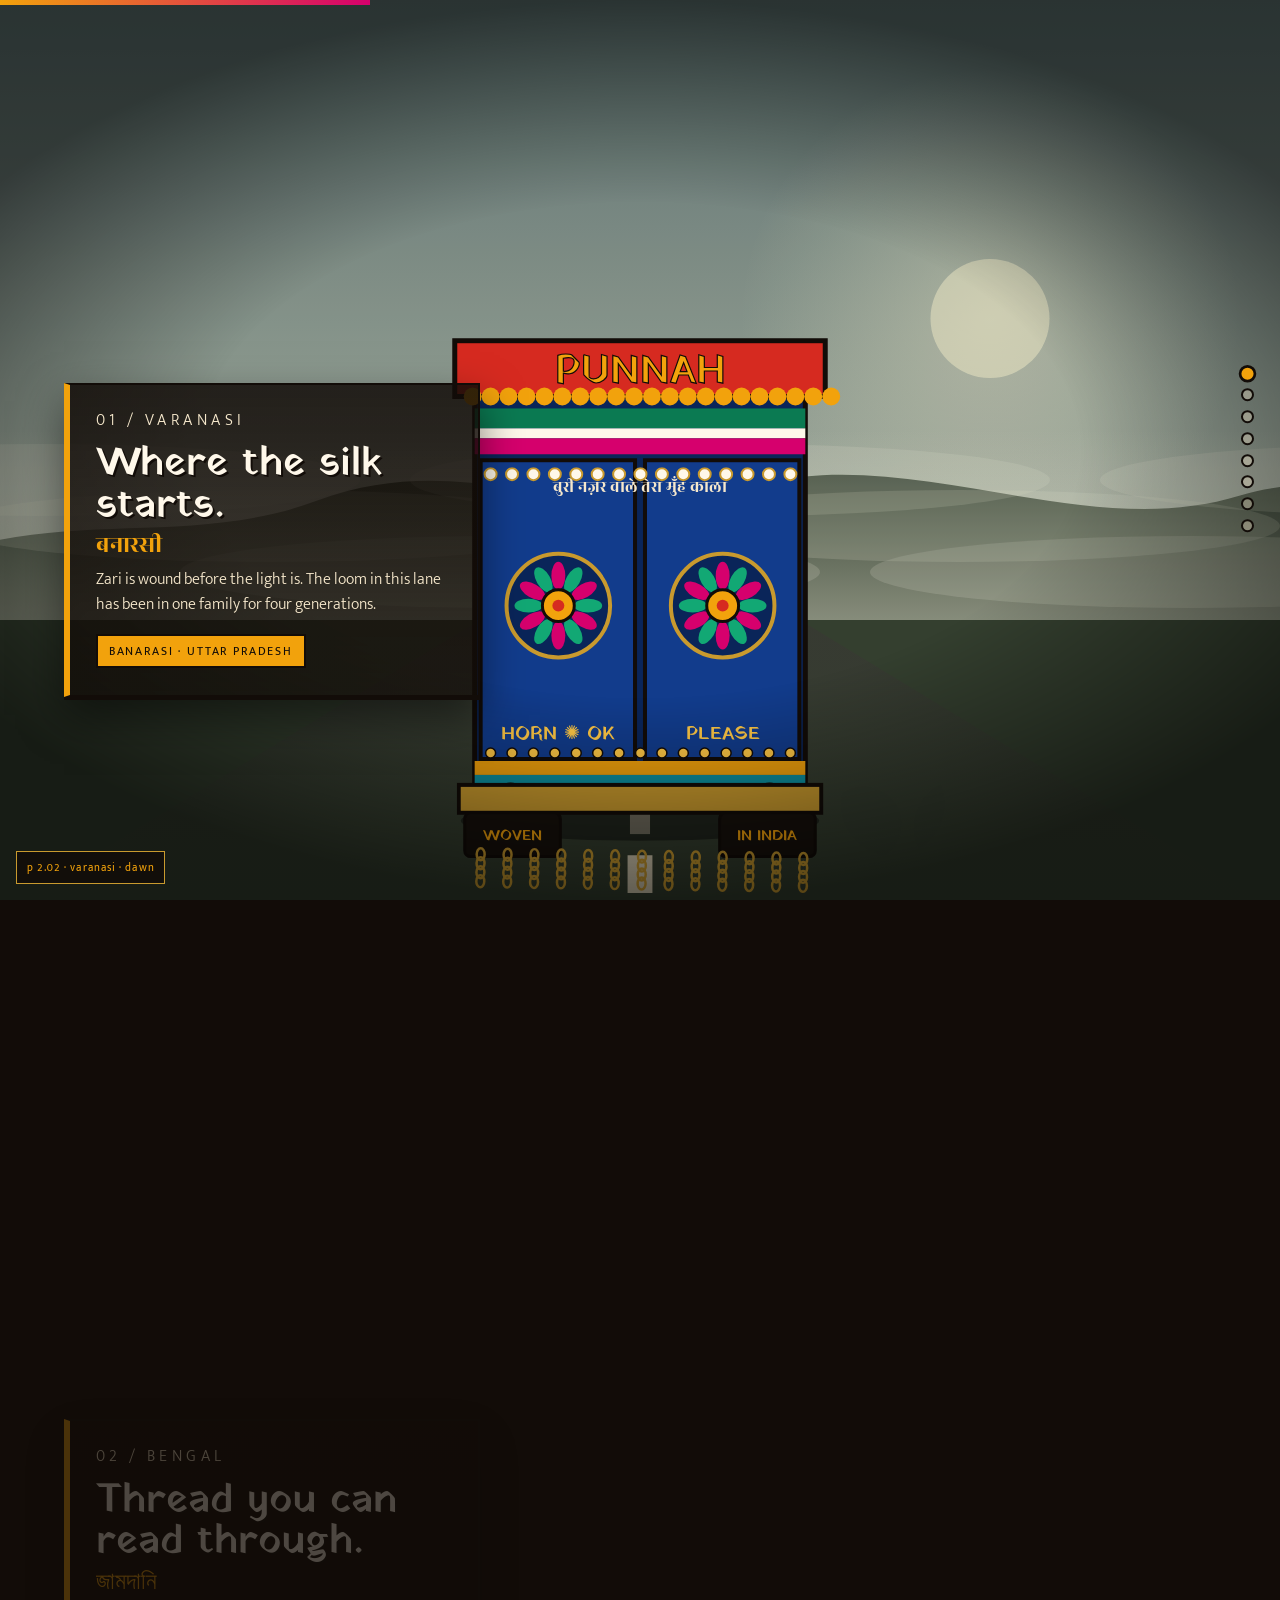
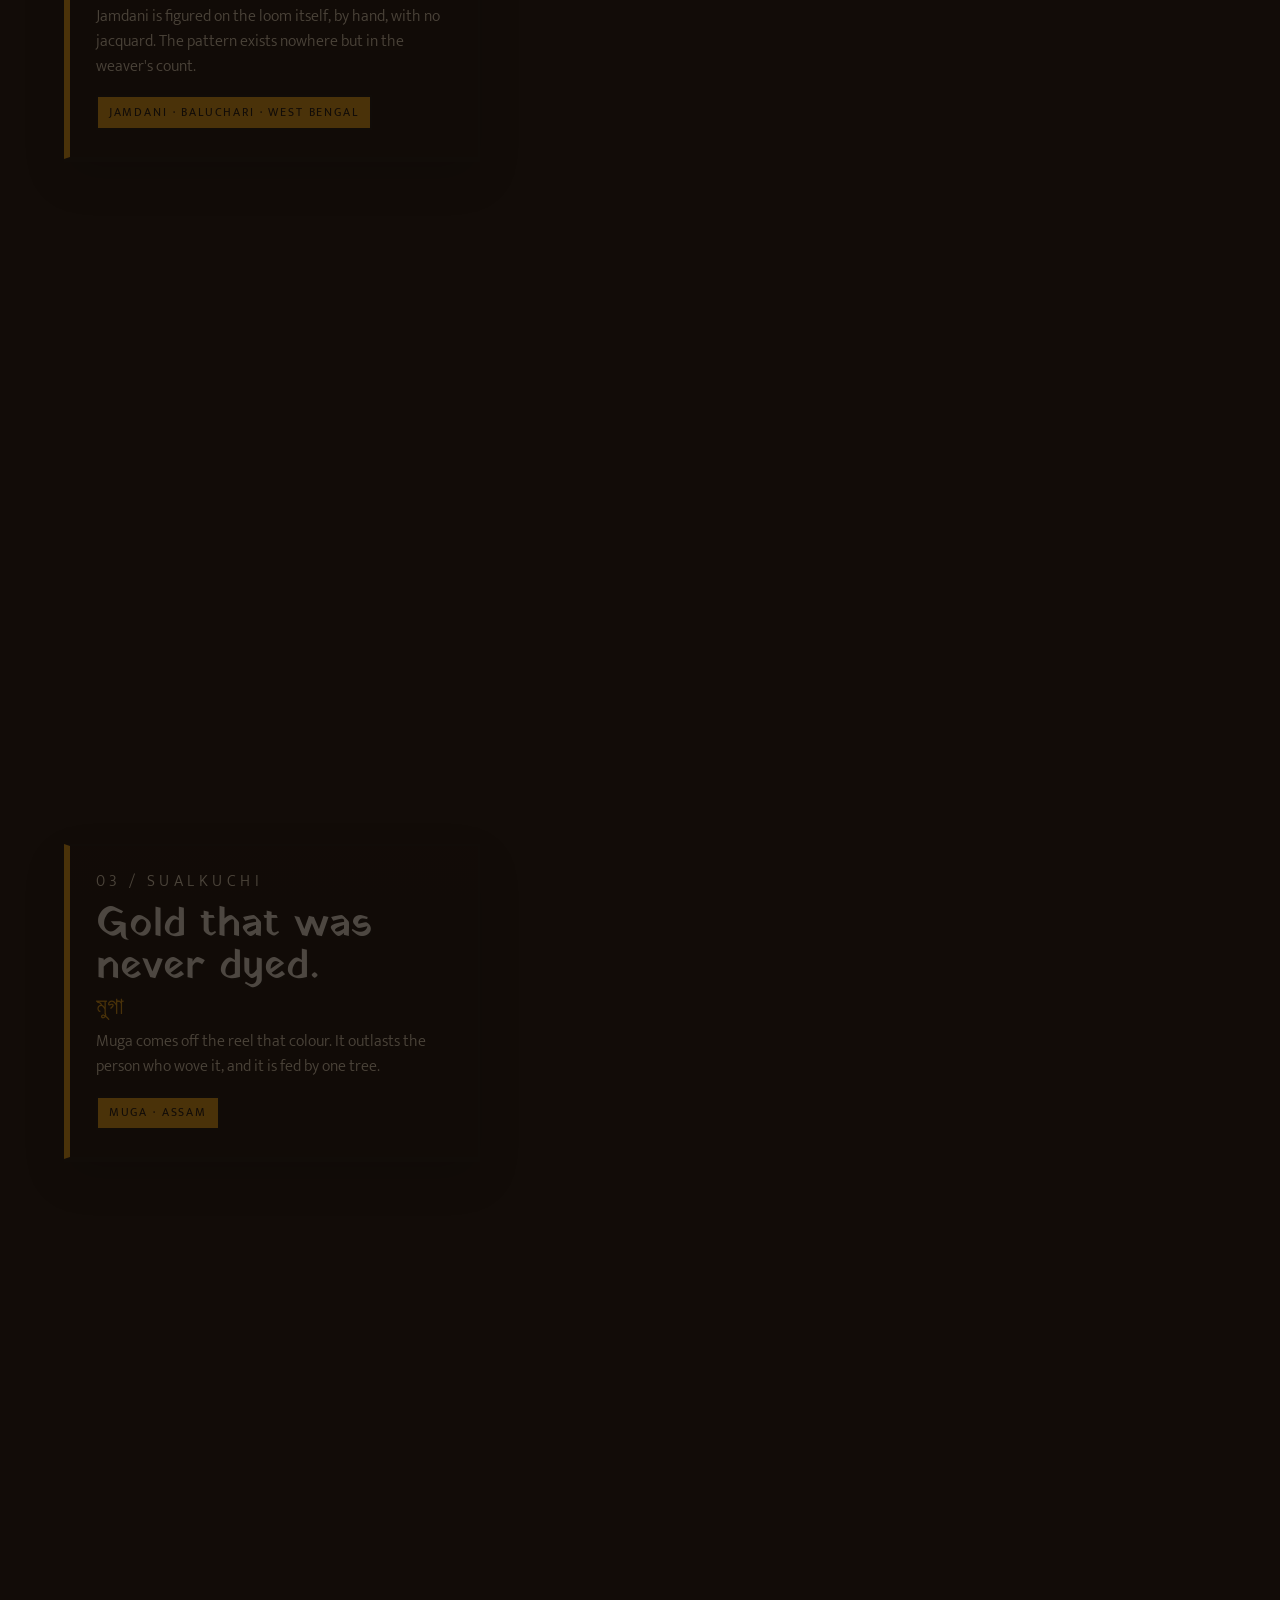
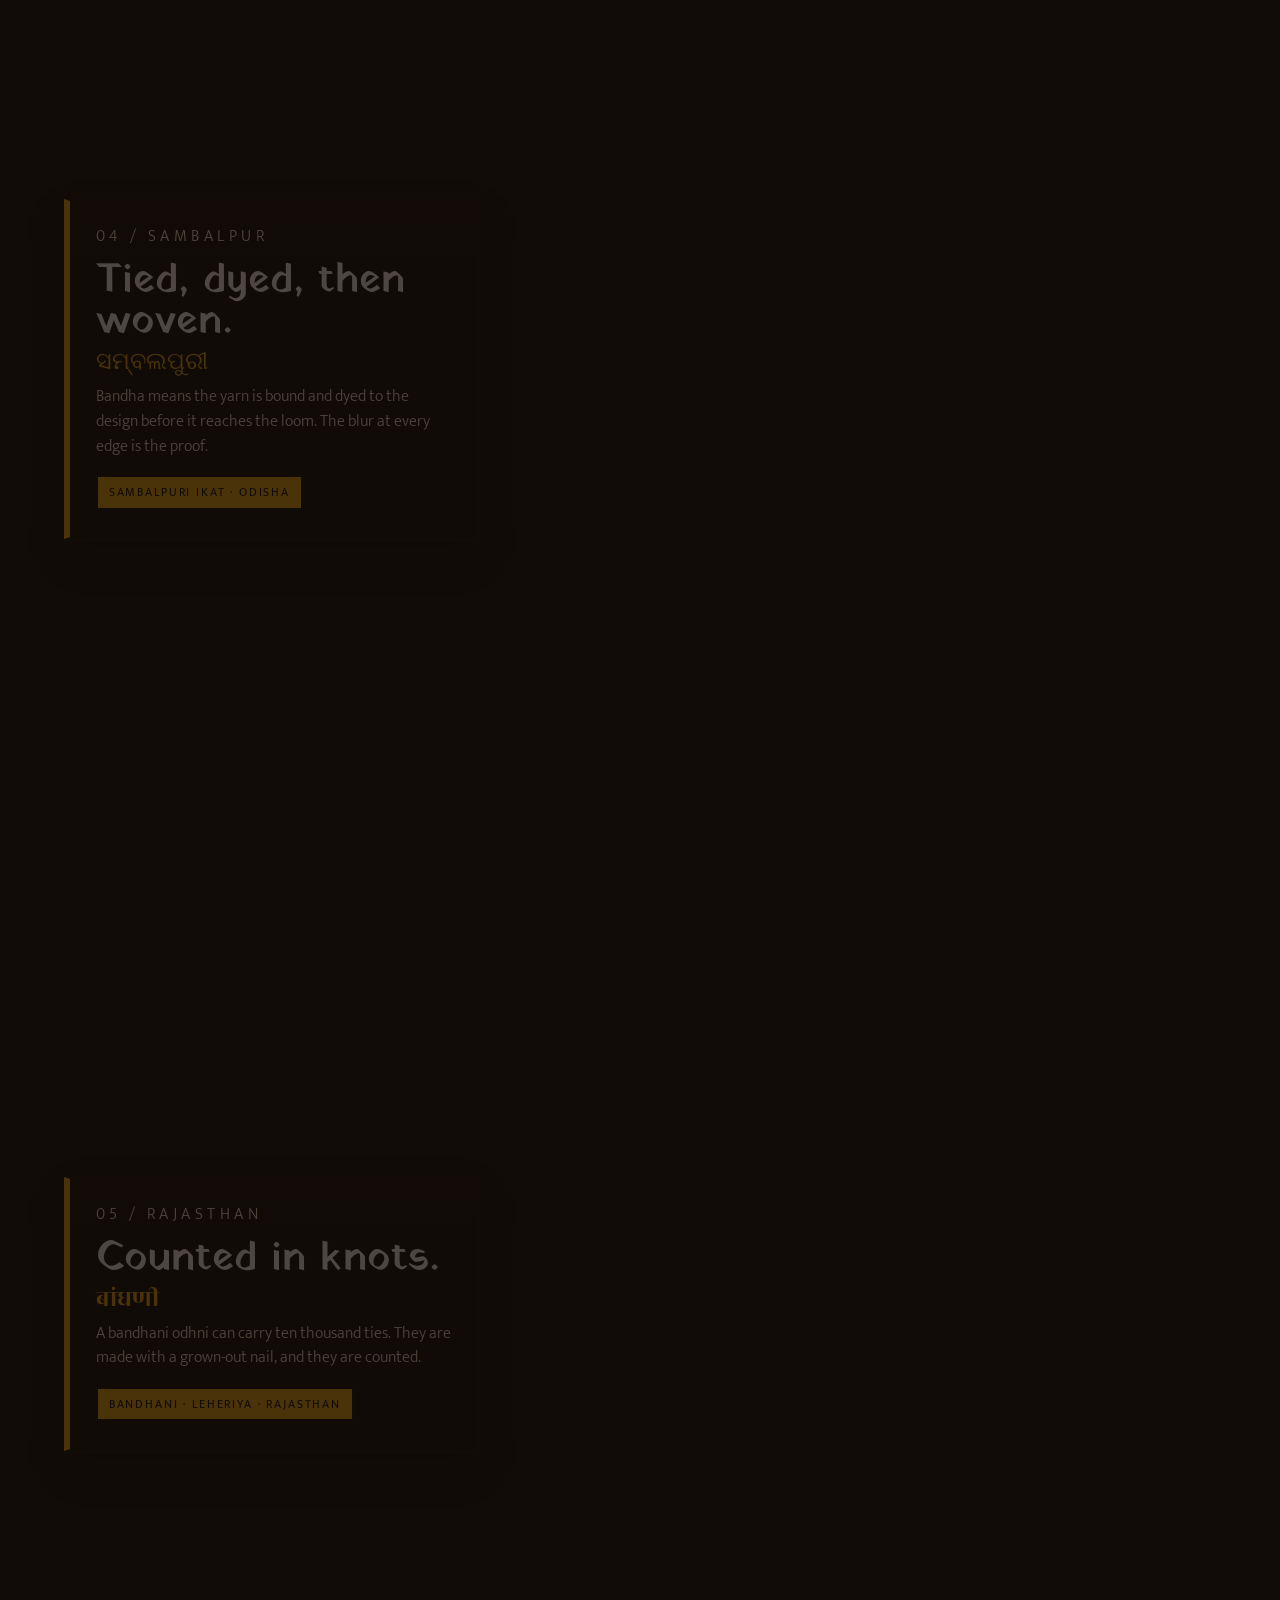
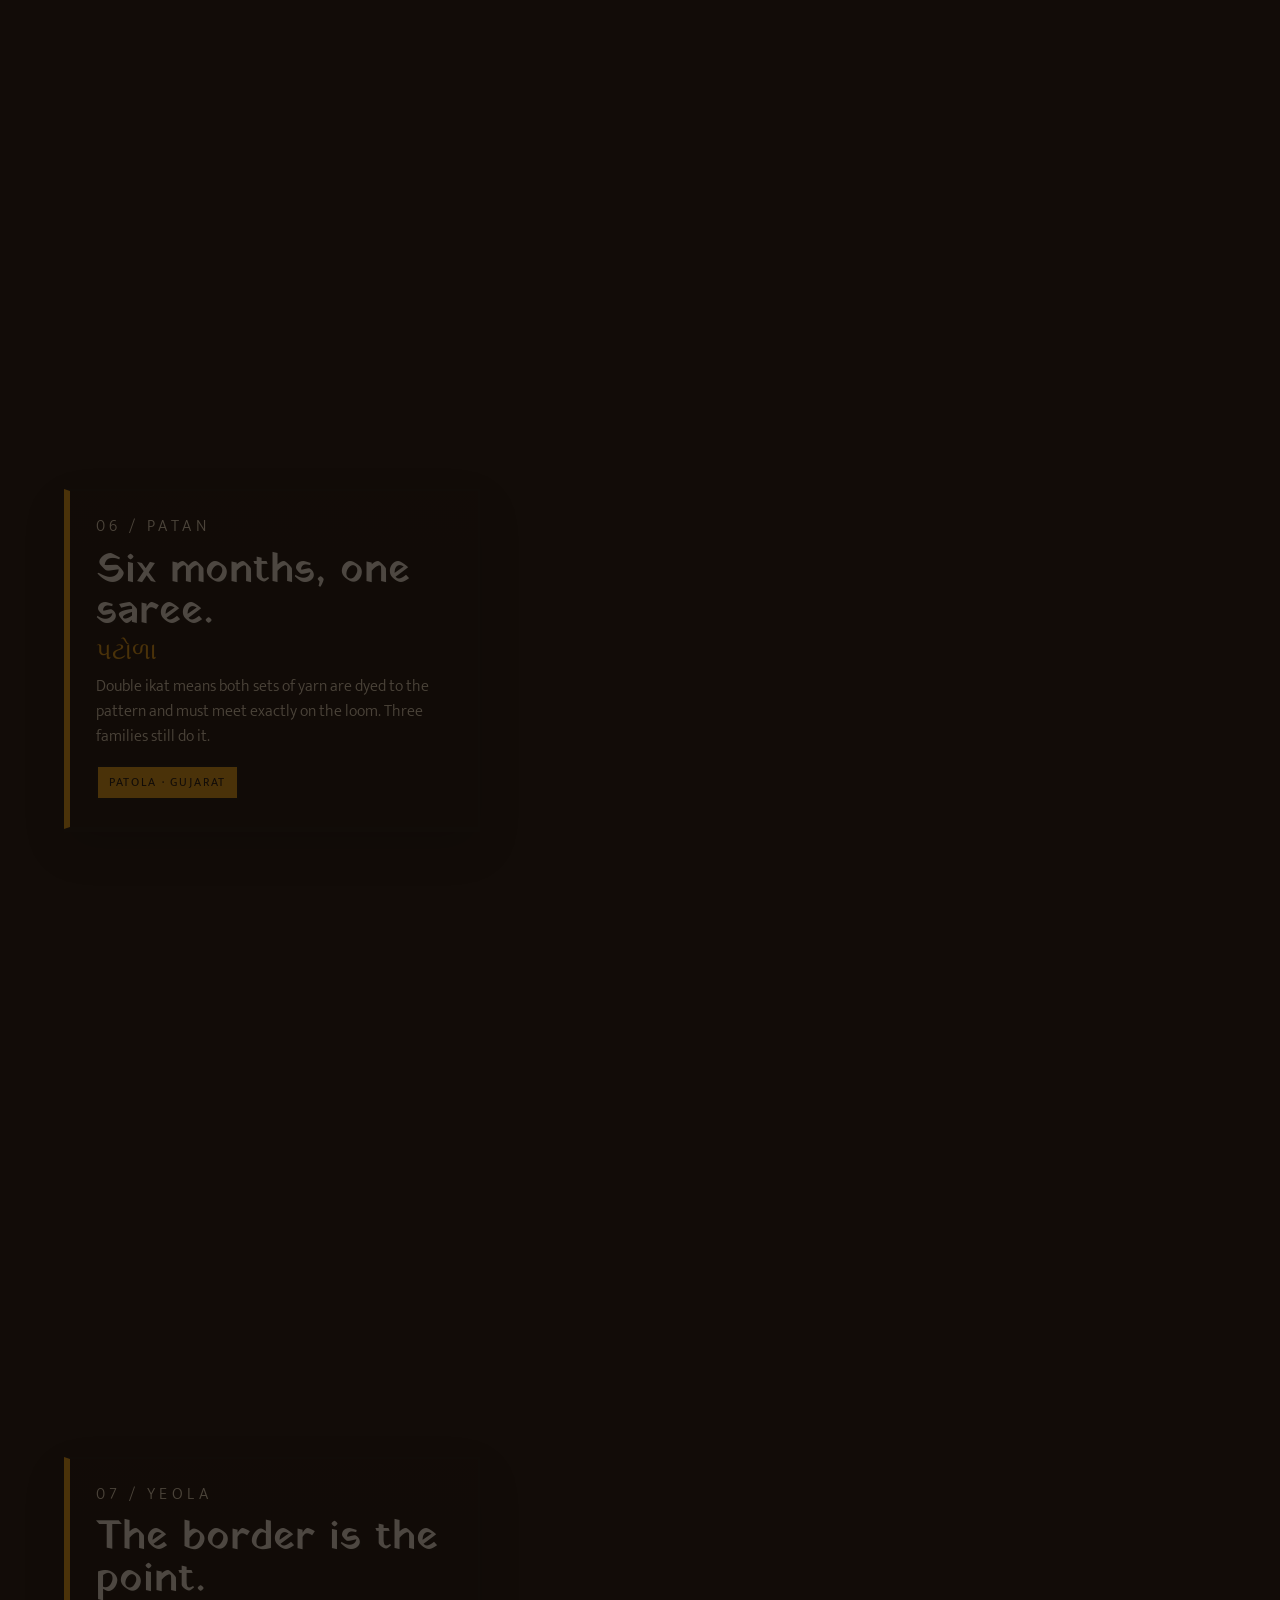
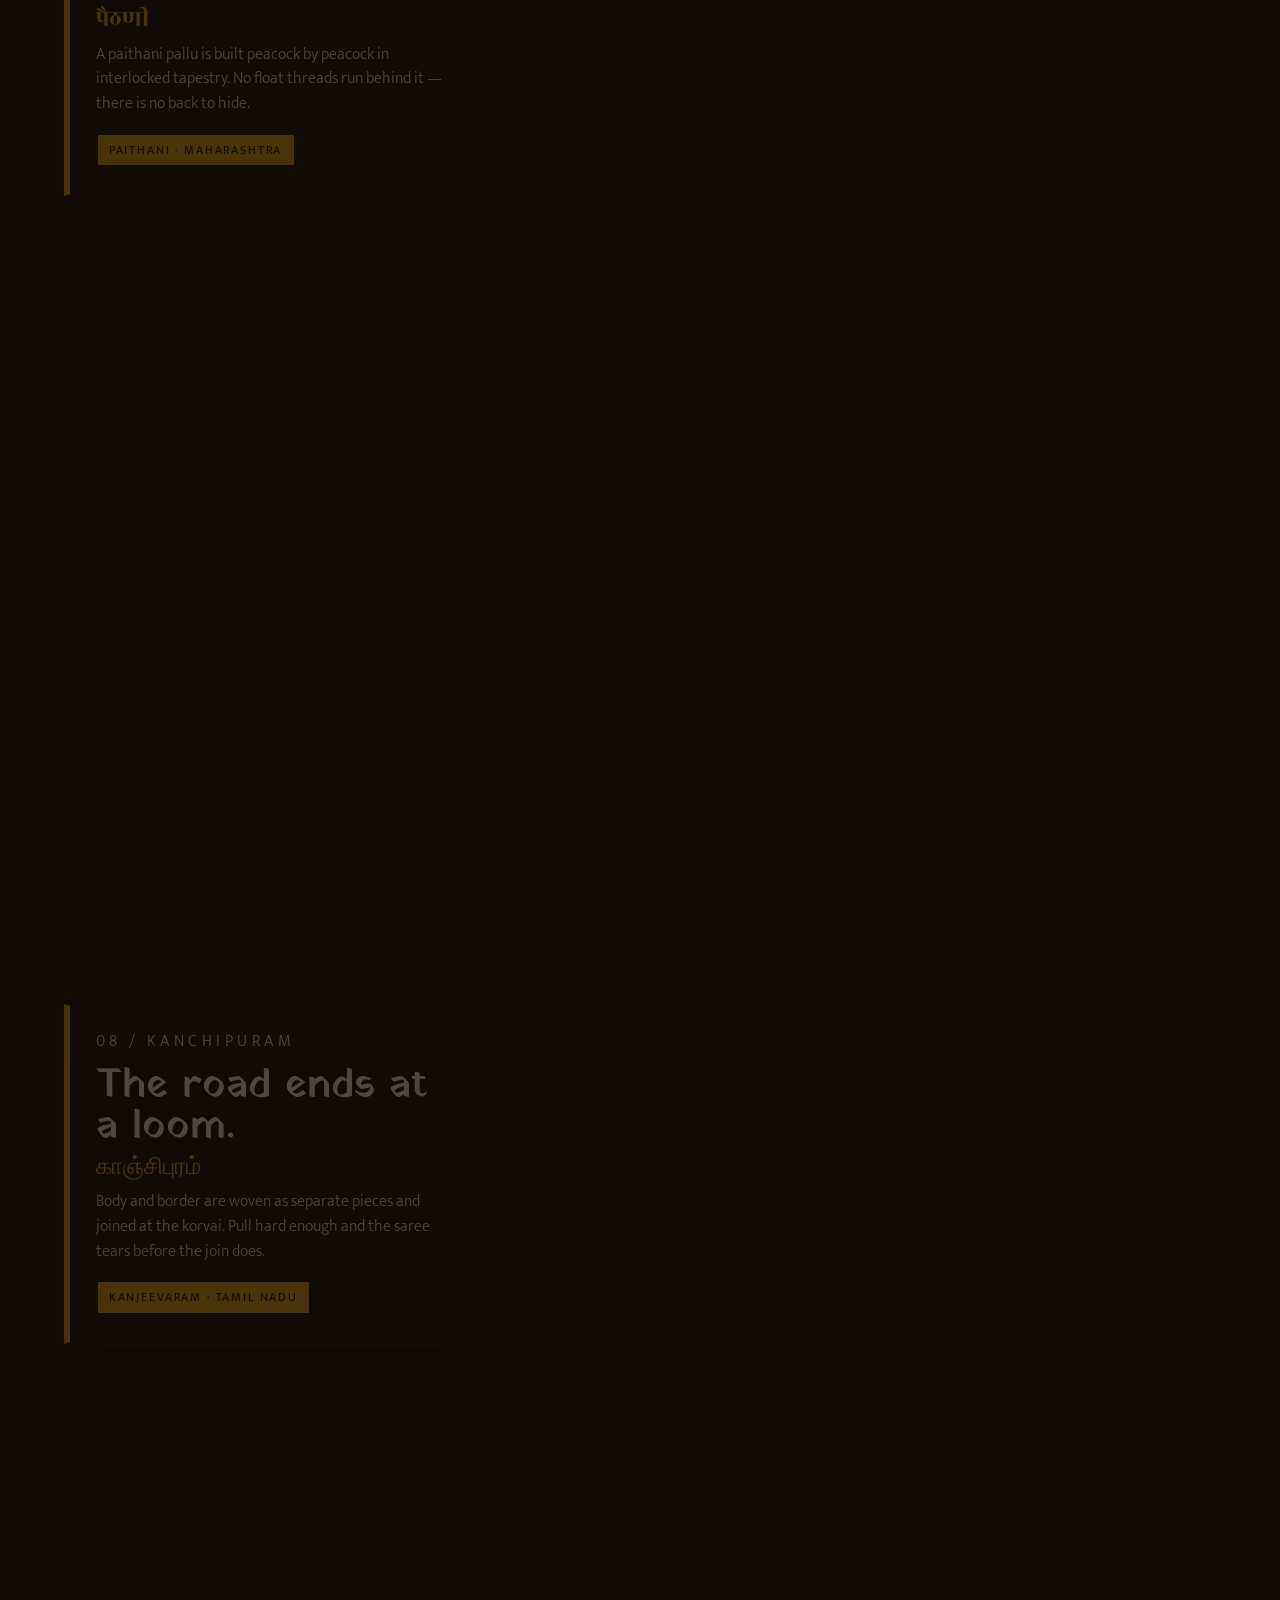
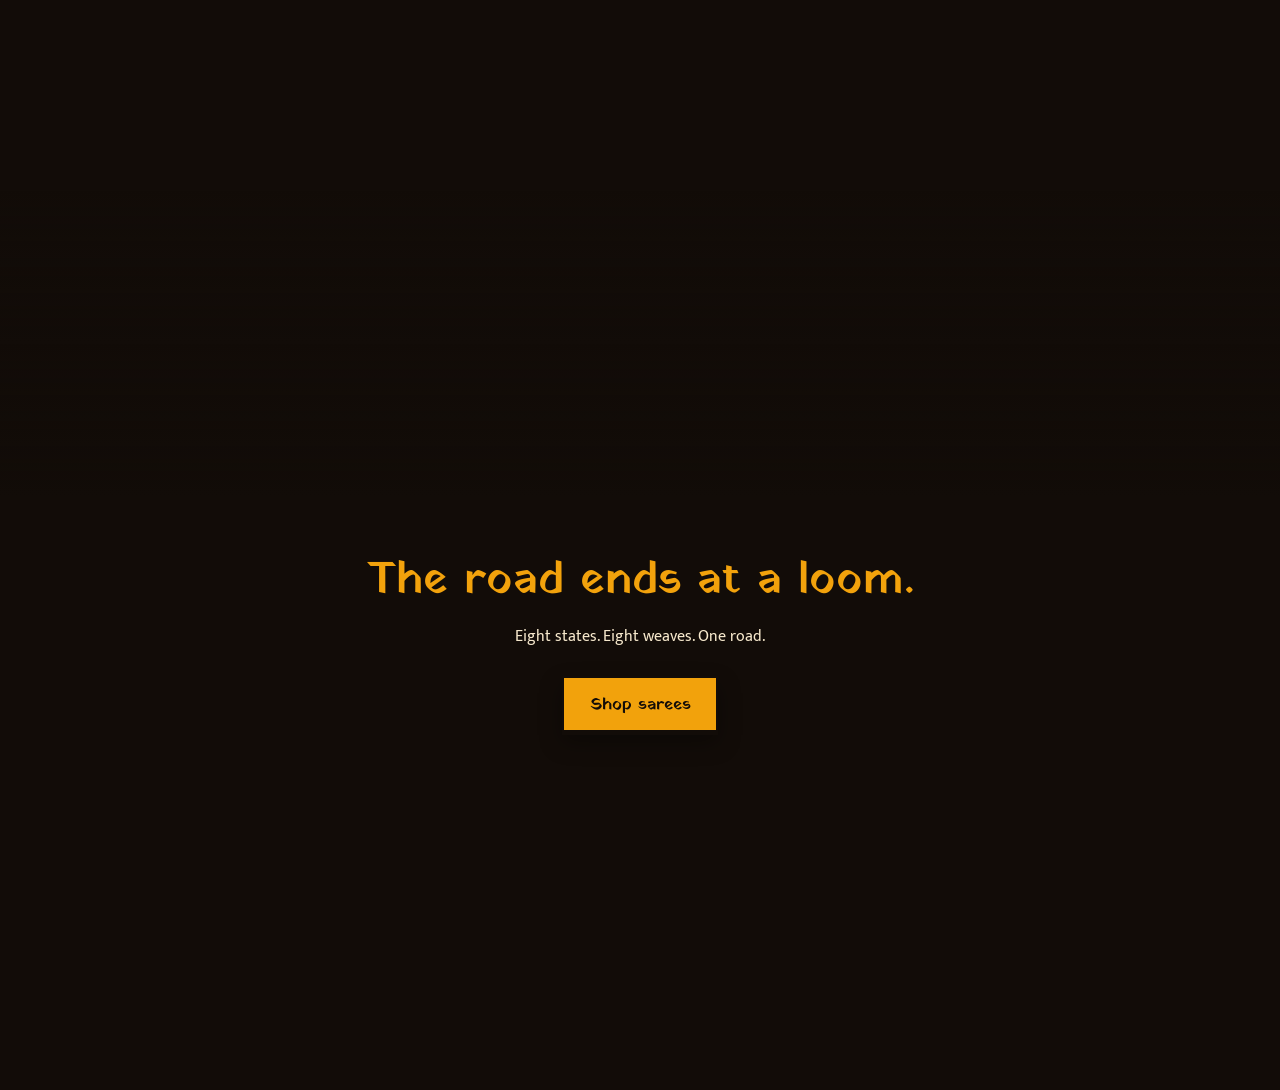
<file: index.html>
<!doctype html>
<html lang="en">
<head>
<meta charset="utf-8">
<meta name="viewport" content="width=device-width,initial-scale=1">
<title>Punnah — the journey (Phase B demo)</title>
<link rel="preconnect" href="https://fonts.googleapis.com">
<link rel="preconnect" href="https://fonts.gstatic.com" crossorigin>
<link href="https://fonts.googleapis.com/css2?family=Yatra+One&family=Rozha+One&family=Mukta:wght@300;400;600&display=swap" rel="stylesheet">
<style>
:root{
  --cobalt:#123C8C; --cobalt-dk:#0A2559;
  --vermilion:#D62A20; --vermilion-dk:#9B1710;
  --marigold:#F2A20C; --marigold-lt:#FFC845;
  --emerald:#0B7A52; --emerald-lt:#12A874;
  --rani:#D6006D; --turq:#0E8F9E; --gold:#C99A2E;
  --cream:#F6E8CC; --ink:#120C08; --white:#FFF8EA;
  --outline:2px solid var(--ink);
}
*{box-sizing:border-box;margin:0;padding:0}
html{scroll-behavior:smooth}
body{
  font-family:'Mukta',system-ui,sans-serif;
  background:var(--ink); color:var(--white);
  -webkit-font-smoothing:antialiased; overflow-x:hidden;
}
.display{font-family:'Yatra One',cursive}
.deva{font-family:'Rozha One',serif}

/* ---------------- fixed visual stage ---------------- */
.stage{position:fixed;inset:0;z-index:0;background:var(--ink)}
.stage svg{width:100%;height:100%;display:block}

/* ---------------- scrolling copy ---------------- */
main{position:relative;z-index:2}
section{
  min-height:110vh;display:grid;align-items:center;
  padding:0 clamp(1.2rem,5vw,6rem);
}
.panel{
  max-width:26rem;
  background:linear-gradient(180deg,rgba(18,12,8,.86),rgba(18,12,8,.72));
  border:var(--outline);border-left:6px solid var(--marigold);
  box-shadow:0 3px 0 var(--ink),0 18px 40px rgba(0,0,0,.5);
  padding:1.5rem 1.6rem 1.7rem;
  opacity:.25;transform:translateY(14px);
  transition:opacity .5s ease,transform .5s ease;
}
section.is-active .panel{opacity:1;transform:none}
.eyebrow{
  font-size:.7rem;letter-spacing:.28em;text-transform:uppercase;
  color:var(--marigold-lt);margin-bottom:.6rem
}
.panel h2{
  font-family:'Yatra One',cursive;font-weight:400;
  font-size:clamp(1.6rem,3.4vw,2.5rem);line-height:1.04;
  color:var(--white);text-shadow:2px 2px 0 var(--ink);
}
.panel .script{
  font-family:'Rozha One',serif;font-size:1.5rem;color:var(--marigold);
  margin:.45rem 0 .7rem;line-height:1
}
.panel p{font-size:1rem;line-height:1.55;color:var(--cream);font-weight:300}
.weave{
  margin-top:1rem;display:inline-flex;gap:.5rem;align-items:center;
  font-size:.72rem;letter-spacing:.16em;text-transform:uppercase;
  color:var(--ink);background:var(--marigold);
  border:var(--outline);padding:.35rem .7rem
}

/* ---------------- chapter rail ---------------- */
.rail{
  position:fixed;right:clamp(.6rem,2vw,1.6rem);top:50%;translate:0 -50%;
  z-index:5;display:flex;flex-direction:column;gap:.55rem
}
.rail button{
  width:13px;height:13px;border-radius:50%;cursor:pointer;
  border:2px solid var(--ink);background:rgba(246,232,204,.35);
  padding:0;transition:background .25s,scale .25s
}
.rail button[aria-current="true"]{background:var(--marigold);scale:1.35}
.rail button:focus-visible{outline:3px solid var(--marigold-lt);outline-offset:3px}

/* ---------------- progress + readout ---------------- */
.prog{position:fixed;left:0;top:0;height:5px;z-index:6;
  background:linear-gradient(90deg,var(--marigold),var(--rani));width:0}
.hud{
  position:fixed;left:1rem;bottom:1rem;z-index:6;font-size:.68rem;
  letter-spacing:.1em;color:var(--marigold);background:rgba(18,12,8,.8);
  border:1px solid var(--gold);padding:.4rem .6rem;font-variant-numeric:tabular-nums
}
.skip{position:absolute;left:-9999px;top:0;background:var(--marigold);color:var(--ink);
  padding:.6rem 1rem;z-index:20}
.skip:focus{left:1rem;top:1rem}

/* outro — opaque so it covers the fixed stage cleanly */
.outro{
  position:relative;z-index:3;min-height:100vh;
  display:grid;place-items:center;text-align:center;padding:2rem;
  background:linear-gradient(180deg,rgba(18,12,8,0) 0%,var(--ink) 34%,var(--ink) 100%);
}
.cta{
  display:inline-block;padding:.85rem 1.6rem;border:var(--outline);
  background:var(--marigold);color:var(--ink);text-decoration:none;
  font-family:'Yatra One',cursive;font-size:1.05rem;
  box-shadow:0 3px 0 var(--ink),0 10px 22px rgba(0,0,0,.35);
}
.cta:focus-visible{outline:3px solid var(--marigold-lt);outline-offset:3px}

@media (prefers-reduced-motion:reduce){
  html{scroll-behavior:auto}
  .panel{transition:none;opacity:1;transform:none}
}
@media (max-width:640px){
  .panel{max-width:100%;background:rgba(18,12,8,.9)}
}
</style>
</head>
<body>

<a class="skip" href="#end">Skip the journey — go to the shop</a>
<div class="prog" id="prog"></div>

<!-- ============ STAGE ============ -->
<div class="stage" aria-hidden="true">
<svg id="world" viewBox="0 0 1600 900" preserveAspectRatio="xMidYMid slice">
  <defs>
    <linearGradient id="sky" x1="0" y1="0" x2="0" y2="1">
      <stop id="skyTop" offset="0" stop-color="#2A2140"/>
      <stop id="skyBot" offset="1" stop-color="#E8913C"/>
    </linearGradient>
    <linearGradient id="hazeGrad" x1="0" y1="0" x2="0" y2="1">
      <stop id="hazeA" offset="0" stop-color="#F2C078" stop-opacity="0"/>
      <stop id="hazeB" offset="1" stop-color="#F2C078" stop-opacity=".95"/>
    </linearGradient>
    <radialGradient id="sunGlow">
      <stop id="glowA" offset="0" stop-color="#FFD98A" stop-opacity=".85"/>
      <stop id="glowB" offset="1" stop-color="#FFD98A" stop-opacity="0"/>
    </radialGradient>
    <radialGradient id="vig">
      <stop offset=".55" stop-color="#000" stop-opacity="0"/>
      <stop offset="1" stop-color="#000" stop-opacity=".55"/>
    </radialGradient>
    <linearGradient id="roadG" x1="0" y1="0" x2="0" y2="1">
      <stop id="roadA" offset="0" stop-color="#2A1E14"/>
      <stop id="roadB" offset="1" stop-color="#120C08"/>
    </linearGradient>
  </defs>

  <!-- sky -->
  <rect id="skyRect" x="0" y="0" width="1600" height="900" fill="url(#sky)"/>
  <g id="stars" opacity="0"></g>
  <circle id="sunGlowC" cx="1150" cy="520" r="220" fill="url(#sunGlow)"/>
  <circle id="sun" cx="1150" cy="520" r="54" fill="#FFD98A"/>

  <!-- far landmark silhouettes, one group per chapter -->
  <g id="lands"></g>

  <!-- atmospheric haze band over the horizon -->
  <rect id="haze" x="0" y="430" width="1600" height="220" fill="url(#hazeGrad)" opacity=".3"/>

  <!-- ground -->
  <rect id="ground" x="0" y="620" width="1600" height="280" fill="#3A2A1C"/>

  <!-- road -->
  <path id="road" d="M640 620 L960 620 L1420 900 L180 900 Z" fill="url(#roadG)"/>
  <g id="dashes"></g>

  <!-- weather -->
  <g id="rain" opacity="0"></g>
  <g id="dust" opacity="0"></g>
  <g id="mist" opacity="0"></g>
  <rect id="glare" x="0" y="0" width="1600" height="900" fill="#FFFFFF" opacity="0"/>

  <!-- the truck, seen from behind -->
  <g id="truck" transform="translate(800 640)">
    <!-- shadow -->
    <ellipse cx="0" cy="182" rx="180" ry="20" fill="#000" opacity=".4"/>
    <!-- chassis -->
    <rect x="-166" y="-250" width="332" height="410" fill="#0A2559" stroke="#120C08" stroke-width="5"/>
    <!-- header board -->
    <rect x="-186" y="-300" width="372" height="56" fill="#D62A20" stroke="#120C08" stroke-width="5"/>
    <text x="0" y="-259" text-anchor="middle" font-family="Yatra One" font-size="40" fill="#F2A20C" stroke="#120C08" stroke-width="1.2">PUNNAH</text>
    <!-- scalloped valance under the board -->
    <g id="valance"></g>
    <!-- upper colour strip -->
    <g>
      <rect x="-166" y="-232" width="332" height="20" fill="#0B7A52"/>
      <rect x="-166" y="-212" width="332" height="10" fill="#FFF8EA"/>
      <rect x="-166" y="-202" width="332" height="16" fill="#D6006D"/>
    </g>
    <!-- twin doors -->
    <rect x="-160" y="-180" width="155" height="300" fill="#123C8C" stroke="#120C08" stroke-width="4"/>
    <rect x="5"    y="-180" width="155" height="300" fill="#123C8C" stroke="#120C08" stroke-width="4"/>
    <!-- medallions -->
    <g id="medL" transform="translate(-82 -34)"></g>
    <g id="medR" transform="translate(83 -34)"></g>
    <!-- painted phrases -->
    <text x="-82" y="100" text-anchor="middle" font-family="Yatra One" font-size="19" fill="#FFC845">HORN ✺ OK</text>
    <text x="83"  y="100" text-anchor="middle" font-family="Yatra One" font-size="19" fill="#FFC845">PLEASE</text>
    <text x="0" y="-148" text-anchor="middle" font-family="Rozha One" font-size="17" fill="#F6E8CC">बुरी नज़र वाले तेरा मुँह काला</text>
    <!-- mirror-work rows -->
    <g id="mirrors"></g>
    <!-- lower strip -->
    <rect x="-166" y="122" width="332" height="14" fill="#F2A20C"/>
    <rect x="-166" y="136" width="332" height="9"  fill="#0E8F9E"/>
    <!-- tail lights -->
    <circle id="lampL" cx="-130" cy="158" r="13" fill="#D62A20" stroke="#120C08" stroke-width="3"/>
    <circle id="lampR" cx="130"  cy="158" r="13" fill="#D62A20" stroke="#120C08" stroke-width="3"/>
    <!-- bumper -->
    <rect x="-182" y="146" width="364" height="28" fill="#C99A2E" stroke="#120C08" stroke-width="4"/>
    <!-- mudflaps -->
    <rect x="-176" y="174" width="96" height="44" rx="6" fill="#17110C" stroke="#120C08" stroke-width="3"/>
    <rect x="80"   y="174" width="96" height="44" rx="6" fill="#17110C" stroke="#120C08" stroke-width="3"/>
    <text x="-128" y="201" text-anchor="middle" font-family="Yatra One" font-size="15" fill="#F2A20C">WOVEN</text>
    <text x="128"  y="201" text-anchor="middle" font-family="Yatra One" font-size="15" fill="#F2A20C">IN INDIA</text>
    <!-- chain fringe -->
    <g id="chains"></g>
  </g>

  <rect x="0" y="0" width="1600" height="900" fill="url(#vig)" pointer-events="none"/>
</svg>
</div>

<!-- ============ SCROLLING COPY ============ -->
<main id="story"></main>
<section id="end" class="outro">
  <div>
    <p class="display" style="font-size:clamp(1.6rem,4vw,2.8rem);color:var(--marigold)">The road ends at a loom.</p>
    <p style="margin-top:.6rem;color:var(--cream)">Eight states. Eight weaves. One road.</p>
    <p style="margin-top:1.6rem"><a class="cta" href="#">Shop sarees</a></p>
  </div>
</section>

<nav class="rail" id="rail" aria-label="Journey chapters"></nav>
<div class="hud" id="hud">p 0.00</div>

<script>
/* Portable native-scroll conductor for a persistent multi-chapter WebGL world.
   It has no Three.js dependency. Give it semantic section elements and render
   the returned exact/smoothed progress through your own camera/world systems.

   Usage:
     const conductor = createScrollConductor({
       sections: document.querySelectorAll('[data-cam]'),
       damping: 5.2,
       reducedMotion: matchMedia('(prefers-reduced-motion:reduce)').matches,
       onUpdate(state) { updateWorld(state); },
       onChapterChange(index, state) { updateDOM(index, state); }
     });
     conductor.start();
*/
(function (root, factory) {
  if (typeof module !== "undefined" && module.exports) {
    module.exports = { createScrollConductor: factory() };
  } else {
    root.createScrollConductor = factory();
  }
})(typeof globalThis !== "undefined" ? globalThis : this, function () {
  "use strict";

  function clamp(value, min, max) {
    return Math.min(max, Math.max(min, value));
  }

  function damp(current, target, lambda, dt) {
    return current + (target - current) * (1 - Math.exp(-lambda * dt));
  }

  function createScrollConductor(options) {
    options = options || {};

    var sections = Array.from(options.sections || []);
    if (!sections.length) throw new Error("createScrollConductor requires sections");

    var damping = Number.isFinite(options.damping) ? options.damping : 5.2;
    var reduce = Boolean(options.reducedMotion);
    var onUpdate = typeof options.onUpdate === "function" ? options.onUpdate : function () {};
    var onChapterChange = typeof options.onChapterChange === "function"
      ? options.onChapterChange
      : function () {};
    var getY = typeof options.getScrollY === "function"
      ? options.getScrollY
      : function () { return window.scrollY || window.pageYOffset || 0; };

    var anchors = [];
    var exact = 0;
    var smooth = 0;
    var direction = 0;
    var previousY = 0;
    var active = -1;
    var running = false;
    var frame = 0;
    var lastTime = 0;
    var dirty = true;
    var widthAtMeasure = 0;
    var resizeObserver = null;

    function maxScroll() {
      return Math.max(1, document.documentElement.scrollHeight - window.innerHeight);
    }

    function measure() {
      var max = maxScroll();
      widthAtMeasure = window.innerWidth;
      anchors = sections.map(function (element, index) {
        if (index === 0) return 0;
        if (index === sections.length - 1) return max;
        var value = element.offsetTop + element.offsetHeight * 0.5 - window.innerHeight * 0.5;
        return clamp(value, 0, max);
      });

      for (var index = 1; index < anchors.length; index += 1) {
        anchors[index] = Math.max(anchors[index], anchors[index - 1] + 1);
      }

      dirty = true;
      return anchors.slice();
    }

    function progressAt(y) {
      if (!anchors.length) measure();
      y = clamp(y, 0, maxScroll());
      if (y <= anchors[0]) return 0;

      for (var index = 0; index < anchors.length - 1; index += 1) {
        if (y <= anchors[index + 1]) {
          var span = Math.max(1, anchors[index + 1] - anchors[index]);
          return index + clamp((y - anchors[index]) / span, 0, 1);
        }
      }
      return anchors.length - 1;
    }

    function segment(progress) {
      var last = sections.length - 1;
      var index = clamp(Math.floor(progress), 0, last);
      var next = Math.min(last, index + 1);
      return {
        index: index,
        next: next,
        local: next === index ? 0 : clamp(progress - index, 0, 1)
      };
    }

    function state() {
      var exactSegment = segment(exact);
      var smoothSegment = segment(smooth);
      return {
        exact: exact,
        smooth: smooth,
        index: exactSegment.index,
        next: exactSegment.next,
        localExact: exactSegment.local,
        smoothIndex: smoothSegment.index,
        smoothNext: smoothSegment.next,
        localSmooth: smoothSegment.local,
        direction: direction,
        anchors: anchors
      };
    }

    function readScroll() {
      var y = getY();
      var delta = y - previousY;
      if (Math.abs(delta) > 0.25) direction = delta > 0 ? 1 : -1;
      previousY = y;
      exact = progressAt(y);
      dirty = true;
    }

    function tick(now) {
      if (!running) return;
      var dt = lastTime ? Math.min((now - lastTime) / 1000, 1 / 30) : 1 / 60;
      lastTime = now;

      var previousSmooth = smooth;
      smooth = reduce ? exact : damp(smooth, exact, damping, dt);
      if (Math.abs(smooth - exact) < 0.0001) smooth = exact;

      var nextState = state();
      if (nextState.index !== active) {
        active = nextState.index;
        onChapterChange(active, nextState);
      }

      if (dirty || smooth !== previousSmooth) {
        dirty = false;
        onUpdate(nextState);
      }

      frame = requestAnimationFrame(tick);
    }

    function onScroll() {
      readScroll();
    }

    function onResize() {
      var widthChanged = window.innerWidth !== widthAtMeasure;
      var coarse = window.matchMedia && window.matchMedia("(pointer: coarse)").matches;
      if (coarse && !widthChanged) return;
      measure();
      readScroll();
    }

    function onVisibility() {
      if (document.hidden) {
        cancelAnimationFrame(frame);
        frame = 0;
        lastTime = 0;
        return;
      }
      if (running && !frame) frame = requestAnimationFrame(tick);
      readScroll();
    }

    function start() {
      if (running) return api;
      running = true;
      measure();
      previousY = getY();
      exact = progressAt(previousY);
      smooth = reduce ? exact : exact;

      window.addEventListener("scroll", onScroll, { passive: true });
      window.addEventListener("resize", onResize, { passive: true });
      window.addEventListener("orientationchange", onResize, { passive: true });
      window.addEventListener("pageshow", onResize);
      window.addEventListener("hashchange", onResize);
      document.addEventListener("visibilitychange", onVisibility);

      if (typeof ResizeObserver !== "undefined") {
        resizeObserver = new ResizeObserver(function () {
          measure();
          readScroll();
        });
        sections.forEach(function (section) { resizeObserver.observe(section); });
      }

      active = -1;
      lastTime = 0;
      frame = requestAnimationFrame(tick);
      return api;
    }

    function stop() {
      if (!running) return;
      running = false;
      cancelAnimationFrame(frame);
      frame = 0;

      window.removeEventListener("scroll", onScroll);
      window.removeEventListener("resize", onResize);
      window.removeEventListener("orientationchange", onResize);
      window.removeEventListener("pageshow", onResize);
      window.removeEventListener("hashchange", onResize);
      document.removeEventListener("visibilitychange", onVisibility);
      if (resizeObserver) resizeObserver.disconnect();
      resizeObserver = null;
    }

    function setReducedMotion(value) {
      reduce = Boolean(value);
      if (reduce) smooth = exact;
      dirty = true;
    }

    function goTo(index, behavior) {
      index = clamp(Math.round(index), 0, anchors.length - 1);
      window.scrollTo({
        top: anchors[index],
        behavior: reduce ? "auto" : (behavior || "smooth")
      });
    }

    var api = {
      start: start,
      stop: stop,
      destroy: stop,
      measure: measure,
      read: readScroll,
      getState: state,
      progressAt: progressAt,
      goTo: goTo,
      setReducedMotion: setReducedMotion
    };

    return api;
  }

  return createScrollConductor;
});

</script>
<script>
/* Punnah — chapter ledger.
   One row per authored state. Fields follow world-bible.md §4.
   This file is renderer-agnostic on purpose: the 2D SVG demo and the later
   Three.js world both read it. Copy here is PLACEHOLDER pending journey/chapter-narrative.md.
*/
window.PUNNAH_CHAPTERS = [
  {
    id: "varanasi",
    region: "Uttar Pradesh",
    weave: "Banarasi",
    beat: "The road begins where the silk does.",
    landmark: "ghat-steps",
    change: "First light on the river. The truck is loaded and has not moved yet.",
    scrollWeight: 1.2,
    time: "dawn",
    world: {
      skyTop: "#2A2140", skyBot: "#E8913C", haze: "#F2C078",
      ground: "#3A2A1C", road: "#2A1E14",
      sunY: 0.72, sunR: 54, sunColor: "#FFD98A", sunOpacity: 1,
      fog: 0.22, rain: 0, dust: 0.05, stars: 0.12, glare: 0
    },
    copy: {
      eyebrow: "01 / Varanasi",
      head: "Where the silk starts.",
      body: "Zari is wound before the light is. The loom in this lane has been in one family for four generations."
    },
    script: "बनारसी"
  },
  {
    id: "bengal",
    region: "West Bengal",
    weave: "Jamdani · Baluchari",
    beat: "Weather arrives. So does the finest cotton in the country.",
    landmark: "delta-palms",
    change: "Monsoon. Green floods the palette and the road turns reflective.",
    scrollWeight: 1.1,
    time: "rain",
    world: {
      skyTop: "#243A3F", skyBot: "#6E8B6A", haze: "#9DB89A",
      ground: "#1F3326", road: "#22302C",
      sunY: 0.5, sunR: 42, sunColor: "#CFE0B8", sunOpacity: 0.35,
      fog: 0.42, rain: 1, dust: 0, stars: 0, glare: 0
    },
    copy: {
      eyebrow: "02 / Bengal",
      head: "Thread you can read through.",
      body: "Jamdani is figured on the loom itself, by hand, with no jacquard. The pattern exists nowhere but in the weaver's count."
    },
    script: "জামদানি"
  },
  {
    id: "assam",
    region: "Assam",
    weave: "Muga",
    beat: "A silk that is gold on its own, without dye.",
    landmark: "tea-hills",
    change: "The land lifts. Mist sits in the folds between hills.",
    scrollWeight: 1.15,
    time: "mist",
    world: {
      skyTop: "#5A6E6B", skyBot: "#C9CBB4", haze: "#DDDCC6",
      ground: "#2E3B2A", road: "#33362E",
      sunY: 0.42, sunR: 60, sunColor: "#EDE6C4", sunOpacity: 0.5,
      fog: 0.66, rain: 0, dust: 0, stars: 0, glare: 0.08
    },
    copy: {
      eyebrow: "03 / Sualkuchi",
      head: "Gold that was never dyed.",
      body: "Muga comes off the reel that colour. It outlasts the person who wove it, and it is fed by one tree."
    },
    script: "মুগা"
  },
  {
    id: "odisha",
    region: "Odisha",
    weave: "Sambalpuri ikat",
    beat: "The pattern is dyed into the yarn before a single pick is thrown.",
    landmark: "red-earth",
    change: "Overhead sun. Shadows collapse under the truck.",
    scrollWeight: 1.0,
    time: "noon",
    world: {
      skyTop: "#4E86C4", skyBot: "#BFD8E8", haze: "#E2D6BE",
      ground: "#8A4A28", road: "#4A3524",
      sunY: 0.12, sunR: 38, sunColor: "#FFFFFF", sunOpacity: 1,
      fog: 0.1, rain: 0, dust: 0.25, stars: 0, glare: 0.3
    },
    copy: {
      eyebrow: "04 / Sambalpur",
      head: "Tied, dyed, then woven.",
      body: "Bandha means the yarn is bound and dyed to the design before it reaches the loom. The blur at every edge is the proof."
    },
    script: "ସମ୍ବଲପୁରୀ"
  },
  {
    id: "rajasthan",
    region: "Rajasthan",
    weave: "Bandhani · Leheriya",
    beat: "Ten thousand knots, each tied by a fingernail.",
    landmark: "dunes-fort",
    change: "Dust takes the air. Colour goes hot and the horizon softens.",
    scrollWeight: 1.1,
    time: "dust",
    world: {
      skyTop: "#A05A2C", skyBot: "#E8A85C", haze: "#E8C38F",
      ground: "#9A6134", road: "#6B472A",
      sunY: 0.3, sunR: 66, sunColor: "#FFCE73", sunOpacity: 0.85,
      fog: 0.38, rain: 0, dust: 1, stars: 0, glare: 0.18
    },
    copy: {
      eyebrow: "05 / Rajasthan",
      head: "Counted in knots.",
      body: "A bandhani odhni can carry ten thousand ties. They are made with a grown-out nail, and they are counted."
    },
    script: "बांधणी"
  },
  {
    id: "gujarat",
    region: "Gujarat",
    weave: "Patola",
    beat: "Both warp and weft resist-dyed. Six months for one length.",
    landmark: "salt-flat",
    change: "White glare. The ground stops being a colour and becomes light.",
    scrollWeight: 1.0,
    time: "glare",
    world: {
      skyTop: "#7FA8C9", skyBot: "#EFEFE6", haze: "#FFFFFF",
      ground: "#E6E2D6", road: "#B9B2A2",
      sunY: 0.2, sunR: 80, sunColor: "#FFFFFF", sunOpacity: 1,
      fog: 0.3, rain: 0, dust: 0.15, stars: 0, glare: 1
    },
    copy: {
      eyebrow: "06 / Patan",
      head: "Six months, one saree.",
      body: "Double ikat means both sets of yarn are dyed to the pattern and must meet exactly on the loom. Three families still do it."
    },
    script: "પટોળા"
  },
  {
    id: "maharashtra",
    region: "Maharashtra",
    weave: "Paithani",
    beat: "The border is woven, not printed — and it is the reason for the saree.",
    landmark: "deccan-fort",
    change: "The sun drops behind the plateau. Gold returns, lower and longer.",
    scrollWeight: 1.15,
    time: "dusk",
    world: {
      skyTop: "#3B2A52", skyBot: "#D9643C", haze: "#E09A5E",
      ground: "#3E3324", road: "#2C2419",
      sunY: 0.62, sunR: 72, sunColor: "#FFB25E", sunOpacity: 1,
      fog: 0.26, rain: 0, dust: 0.3, stars: 0.2, glare: 0
    },
    copy: {
      eyebrow: "07 / Yeola",
      head: "The border is the point.",
      body: "A paithani pallu is built peacock by peacock in interlocked tapestry. No float threads run behind it — there is no back to hide."
    },
    script: "पैठणी"
  },
  {
    id: "kanchipuram",
    region: "Tamil Nadu",
    weave: "Kanjeevaram",
    beat: "Arrival. Body and border woven separately, then locked together.",
    landmark: "gopuram",
    change: "Night. Temple lights. The truck stops for the first time.",
    scrollWeight: 1.4,
    time: "night",
    world: {
      skyTop: "#0B1230", skyBot: "#2A2A5E", haze: "#3E3A6B",
      ground: "#171326", road: "#0E0C18",
      sunY: 0.78, sunR: 30, sunColor: "#E8E4FF", sunOpacity: 0.9,
      fog: 0.2, rain: 0, dust: 0, stars: 1, glare: 0
    },
    copy: {
      eyebrow: "08 / Kanchipuram",
      head: "The road ends at a loom.",
      body: "Body and border are woven as separate pieces and joined at the korvai. Pull hard enough and the saree tears before the join does."
    },
    script: "காஞ்சிபுரம்"
  }
];

</script>
<script>
(function(){
  "use strict";
  var CH = window.PUNNAH_CHAPTERS;
  var reduce = matchMedia('(prefers-reduced-motion:reduce)').matches;
  var SVGNS = "http://www.w3.org/2000/svg";
  function el(n,a){var e=document.createElementNS(SVGNS,n);for(var k in a)e.setAttribute(k,a[k]);return e;}
  function clamp(v,a,b){return Math.min(b,Math.max(a,v));}

  /* ---------- colour helpers ---------- */
  function hex2rgb(h){h=h.replace('#','');return [parseInt(h.slice(0,2),16),parseInt(h.slice(2,4),16),parseInt(h.slice(4,6),16)];}
  function mix(a,b,t){var A=hex2rgb(a),B=hex2rgb(b);
    return 'rgb('+Math.round(A[0]+(B[0]-A[0])*t)+','+Math.round(A[1]+(B[1]-A[1])*t)+','+Math.round(A[2]+(B[2]-A[2])*t)+')';}
  function lerp(a,b,t){return a+(b-a)*t;}

  /* ---------- build DOM: sections + rail ---------- */
  var story=document.getElementById('story'), rail=document.getElementById('rail');
  CH.forEach(function(c,i){
    var s=document.createElement('section');
    s.dataset.chapter=c.id; s.id='ch-'+c.id;
    s.style.minHeight=(c.scrollWeight*100)+'vh';
    s.innerHTML='<div class="panel">'+
      '<p class="eyebrow">'+c.copy.eyebrow+'</p>'+
      '<h2>'+c.copy.head+'</h2>'+
      '<p class="script">'+c.script+'</p>'+
      '<p>'+c.copy.body+'</p>'+
      '<span class="weave">'+c.weave+' · '+c.region+'</span></div>';
    story.appendChild(s);
    var b=document.createElement('button');
    b.type='button'; b.setAttribute('aria-label','Chapter '+(i+1)+': '+c.region+', '+c.weave);
    b.addEventListener('click',function(){conductor.goTo(i);});
    rail.appendChild(b);
  });

  /* ---------- build truck ornament ---------- */
  var val=document.getElementById('valance');
  for(var v=0;v<21;v++) val.appendChild(el('circle',{cx:-186+18+v*18,cy:-244,r:9,fill:'#F2A20C'}));
  function medallion(g){
    g.appendChild(el('circle',{r:52,fill:'#0A2559',stroke:'#C99A2E','stroke-width':4}));
    for(var i=0;i<12;i++){
      var a=i/12*Math.PI*2;
      g.appendChild(el('ellipse',{cx:Math.cos(a)*30,cy:Math.sin(a)*30,rx:14,ry:7,
        fill:i%2?'#D6006D':'#12A874',transform:'rotate('+(a*180/Math.PI)+' '+Math.cos(a)*30+' '+Math.sin(a)*30+')'}));
    }
    g.appendChild(el('circle',{r:16,fill:'#F2A20C',stroke:'#120C08','stroke-width':3}));
    g.appendChild(el('circle',{r:6,fill:'#D62A20'}));
  }
  medallion(document.getElementById('medL'));
  medallion(document.getElementById('medR'));
  var mir=document.getElementById('mirrors');
  for(var m=0;m<15;m++){
    mir.appendChild(el('circle',{cx:-150+m*21.5,cy:-166,r:6,fill:'#FFF8EA',stroke:'#C99A2E','stroke-width':2}));
    mir.appendChild(el('circle',{cx:-150+m*21.5,cy:114,r:5,fill:'#FFC845',stroke:'#120C08','stroke-width':1.5}));
  }
  var chains=document.getElementById('chains');
  for(var c2=0;c2<13;c2++){
    var g=el('g',{transform:'translate('+(-160+c2*27)+' 218)',class:'chain'});
    for(var k=0;k<4;k++) g.appendChild(el('ellipse',{cx:0,cy:k*9,rx:4,ry:6,fill:'none',stroke:'#C99A2E','stroke-width':2.5}));
    chains.appendChild(g);
  }

  /* ---------- landmark silhouettes, one group per chapter ---------- */
  var LAND = {
    "ghat-steps":     'M0 620 h300 l0-40 h60 l0-60 h40 l0-70 l30-50 l30 50 l0 70 h40 l0 60 h60 l0 40 h260 l0-30 h50 l20-60 l20 60 h50 l0 30 h640 v60 H0 Z',
    "delta-palms":    'M0 620 h420 l0-90 h30 l0 90 h180 l0-70 h26 l0 70 h300 l0-110 h28 l0 110 h616 v40 H0 Z',
    "tea-hills":      'M0 620 C160 480 320 560 480 500 C640 440 760 540 900 490 C1060 435 1240 545 1400 495 C1480 470 1540 500 1600 490 V620 Z',
    "red-earth":      'M0 620 C200 570 300 600 460 575 C620 550 700 600 880 580 C1060 560 1180 605 1360 585 C1460 574 1540 600 1600 592 V620 Z',
    "dunes-fort":     'M0 620 C220 540 380 590 520 545 L520 470 h24 v-28 h22 v28 h26 v-28 h22 v28 h24 v75 C900 600 1100 545 1300 575 C1420 592 1520 600 1600 596 V620 Z',
    "salt-flat":      'M0 612 h700 l0-26 h40 l14-26 l14 26 h40 l0 26 h792 v8 H0 Z',
    "deccan-fort":    'M0 620 C180 596 320 600 460 586 L470 520 h420 l10 66 C1060 600 1240 592 1420 600 C1500 604 1560 612 1600 610 V620 Z',
    "gopuram":        'M0 620 h560 l30-40 h20 l14-46 h22 l14-46 h20 l14-44 h24 l14 44 h20 l14 46 h22 l14 46 h20 l30 40 h758 v40 H0 Z'
  };
  var MID = {
    "ghat-steps":'#1B1430',"delta-palms":'#16241A',"tea-hills":'#1C2A1C',"red-earth":'#5E2F18',
    "dunes-fort":'#6E3F1E',"salt-flat":'#C9C3B2',"deccan-fort":'#241B2E',"gopuram":'#090B1E'
  };
  var lands=document.getElementById('lands'), landGroups=[];
  CH.forEach(function(c){
    var g=el('g',{opacity:0});
    g.appendChild(el('path',{d:LAND[c.landmark],fill:MID[c.landmark]}));
    lands.appendChild(g); landGroups.push(g);
  });

  /* ---------- road dashes ---------- */
  var dashG=document.getElementById('dashes'), dashes=[];
  for(var d=0;d<11;d++){
    var p=el('path',{fill:'#F6E8CC',opacity:.85});
    dashG.appendChild(p); dashes.push(p);
  }
  function drawDashes(off){
    for(var i=0;i<dashes.length;i++){
      var t=((i/dashes.length)+off)%1;          // 0 = horizon, 1 = camera
      var e=Math.pow(t,2.4);                     // perspective compression
      var y=620+e*280, h=4+e*40, w=3+e*26;
      dashes[i].setAttribute('d','M'+(800-w/2)+' '+y+' h'+w+' v'+h+' h-'+w+' Z');
      dashes[i].setAttribute('opacity',(0.15+e*0.8).toFixed(3));
    }
  }

  /* ---------- weather ---------- */
  var rainG=document.getElementById('rain'), rainL=[];
  for(var r=0;r<90;r++){
    var x=Math.random()*1700-50, y=Math.random()*900;
    var l=el('line',{x1:x,y1:y,x2:x-9,y2:y+34,stroke:'#CFE0F0','stroke-width':1.6,opacity:.55});
    rainG.appendChild(l); rainL.push({el:l,x:x,y:y,s:420+Math.random()*420});
  }
  var dustG=document.getElementById('dust'), dustP=[];
  for(var u=0;u<46;u++){
    var cx=Math.random()*1600, cy=520+Math.random()*380, rr=18+Math.random()*70;
    var cc=el('circle',{cx:cx,cy:cy,r:rr,fill:'#E8C38F',opacity:.16});
    dustG.appendChild(cc); dustP.push({el:cc,x:cx,y:cy,s:14+Math.random()*44});
  }
  var mistG=document.getElementById('mist');
  for(var w=0;w<7;w++)
    mistG.appendChild(el('ellipse',{cx:200+w*230,cy:480+((w%3)*46),rx:320,ry:36,fill:'#DDDCC6',opacity:.34}));
  var starsG=document.getElementById('stars');
  for(var s2=0;s2<120;s2++)
    starsG.appendChild(el('circle',{cx:Math.random()*1600,cy:Math.random()*520,r:Math.random()*1.7+0.4,fill:'#FFF8EA'}));

  /* ---------- cached nodes ---------- */
  var N={
    skyTop:document.getElementById('skyTop'), skyBot:document.getElementById('skyBot'),
    hazeA:document.getElementById('hazeA'), hazeB:document.getElementById('hazeB'),
    haze:document.getElementById('haze'), ground:document.getElementById('ground'),
    roadA:document.getElementById('roadA'), roadB:document.getElementById('roadB'),
    sun:document.getElementById('sun'), glow:document.getElementById('sunGlowC'),
    glowA:document.getElementById('glowA'), glowB:document.getElementById('glowB'),
    stars:starsG, rain:rainG, dust:dustG, mist:mistG,
    glare:document.getElementById('glare'), truck:document.getElementById('truck'),
    lampL:document.getElementById('lampL'), lampR:document.getElementById('lampR'),
    chains:chains, prog:document.getElementById('prog'), hud:document.getElementById('hud')
  };
  var sections=Array.prototype.slice.call(document.querySelectorAll('section[data-chapter]'));
  var outro=document.getElementById('end');
  /* The conductor forces its LAST anchor to page bottom. If we hand it only the
     eight chapter sections, chapter 8 would not become active until the visitor
     hits the very end of the outro. Include the outro as a ninth anchor so
     chapter 8 owns a real span of scroll, then clamp chapter lookups to 0..7. */
  var anchorSections=sections.concat([outro]);
  var LAST=CH.length-1;
  var railBtns=Array.prototype.slice.call(rail.querySelectorAll('button'));

  /* ---------- resolve world state at fractional progress ---------- */
  function world(p){
    p=clamp(p,0,LAST);
    var i=clamp(Math.floor(p),0,LAST), j=Math.min(LAST,i+1);
    var t=clamp(p-i,0,1), a=CH[i].world, b=CH[j].world;
    return {
      skyTop:mix(a.skyTop,b.skyTop,t), skyBot:mix(a.skyBot,b.skyBot,t),
      haze:mix(a.haze,b.haze,t), ground:mix(a.ground,b.ground,t), road:mix(a.road,b.road,t),
      sunColor:mix(a.sunColor,b.sunColor,t),
      sunY:lerp(a.sunY,b.sunY,t), sunR:lerp(a.sunR,b.sunR,t),
      sunOpacity:lerp(a.sunOpacity,b.sunOpacity,t), fog:lerp(a.fog,b.fog,t),
      rain:lerp(a.rain,b.rain,t), dust:lerp(a.dust,b.dust,t),
      stars:lerp(a.stars,b.stars,t), glare:lerp(a.glare,b.glare,t)
    };
  }

  /* ---------- render ---------- */
  var lastState=null, t0=performance.now();
  function render(st){
    lastState=st;
    var w=world(st.smooth);
    N.skyTop.setAttribute('stop-color',w.skyTop);
    N.skyBot.setAttribute('stop-color',w.skyBot);
    N.hazeA.setAttribute('stop-color',w.haze);
    N.hazeB.setAttribute('stop-color',w.haze);
    N.haze.setAttribute('opacity',w.fog.toFixed(3));
    N.ground.setAttribute('fill',w.ground);
    N.roadA.setAttribute('stop-color',w.road);
    N.roadB.setAttribute('stop-color',w.ground);

    var sy=lerp(120,600,w.sunY);
    N.sun.setAttribute('cy',sy); N.sun.setAttribute('r',w.sunR);
    N.sun.setAttribute('fill',w.sunColor); N.sun.setAttribute('opacity',w.sunOpacity.toFixed(3));
    N.glow.setAttribute('cy',sy); N.glow.setAttribute('r',w.sunR*4.2);
    N.glowA.setAttribute('stop-color',w.sunColor); N.glowB.setAttribute('stop-color',w.sunColor);
    N.glow.setAttribute('opacity',(w.sunOpacity*0.9).toFixed(3));

    N.stars.setAttribute('opacity',w.stars.toFixed(3));
    N.rain.setAttribute('opacity',w.rain.toFixed(3));
    N.dust.setAttribute('opacity',w.dust.toFixed(3));
    N.mist.setAttribute('opacity',clamp((w.fog-0.35)*1.9,0,1).toFixed(3));
    N.glare.setAttribute('opacity',(w.glare*0.3).toFixed(3));

    // landmarks crossfade + parallax past the camera
    for(var i=0;i<landGroups.length;i++){
      var dist=st.smooth-i;
      var o=clamp(1-Math.abs(dist)*1.05,0,1);
      landGroups[i].setAttribute('opacity',o.toFixed(3));
      landGroups[i].setAttribute('transform','translate('+(-dist*190).toFixed(1)+' '+(dist*26).toFixed(1)+') scale('+(1+Math.max(0,dist)*0.12).toFixed(3)+' 1)');
    }

    drawDashes((st.smooth*0.55)%1);

    // truck: recedes slightly mid-leg, settles at each chapter
    var localBump=Math.sin(clamp(st.localSmooth,0,1)*Math.PI);
    var sc=1-localBump*0.06;
    N.truck.setAttribute('transform','translate(800 '+(640-localBump*8).toFixed(1)+') scale('+sc.toFixed(4)+')');

    // tail lights burn at night
    var lamp=clamp(w.stars*1.2,0.15,1);
    N.lampL.setAttribute('fill',mix('#8A1B14','#FF4438',lamp));
    N.lampR.setAttribute('fill',mix('#8A1B14','#FF4438',lamp));

    N.prog.style.width=(clamp(st.smooth/LAST,0,1)*100).toFixed(2)+'%';
    var ci=clamp(st.index,0,LAST);
    N.hud.textContent='p '+st.smooth.toFixed(2)+'  ·  '+CH[ci].id+'  ·  '+CH[ci].time;
  }

  function onChapter(idx){
    var ci=clamp(idx,0,LAST);
    sections.forEach(function(s,i){s.classList.toggle('is-active',i===ci);});
    railBtns.forEach(function(b,i){b.setAttribute('aria-current',i===ci?'true':'false');});
  }

  /* ---------- ambient loop (chains sway, rain falls, dust drifts) ---------- */
  var raf=0;
  function ambient(now){
    var t=(now-t0)/1000;
    var sway=Math.sin(t*1.7)*3.2;
    N.chains.setAttribute('transform','rotate('+sway.toFixed(2)+' 0 218)');
    if(lastState){
      var w=world(lastState.smooth);
      if(w.rain>0.02){
        for(var i=0;i<rainL.length;i++){var R=rainL[i];
          R.y=(R.y+R.s*0.016)%960; R.x-=0.8; if(R.x<-60)R.x=1660;
          R.el.setAttribute('y1',R.y);R.el.setAttribute('y2',R.y+34);
          R.el.setAttribute('x1',R.x);R.el.setAttribute('x2',R.x-9);}
      }
      if(w.dust>0.02){
        for(var j=0;j<dustP.length;j++){var D=dustP[j];
          D.x-=D.s*0.016; if(D.x<-90)D.x=1690; D.el.setAttribute('cx',D.x.toFixed(1));}
      }
    }
    raf=requestAnimationFrame(ambient);
  }

  /* ---------- start ---------- */
  var conductor=createScrollConductor({
    sections:anchorSections, damping:5.2, reducedMotion:reduce,
    onUpdate:render, onChapterChange:onChapter
  });

  function boot(){
    conductor.start();
    render(conductor.getState());
    onChapter(conductor.getState().index);
    if(!reduce) raf=requestAnimationFrame(ambient);
  }
  if(document.fonts&&document.fonts.ready){document.fonts.ready.then(function(){conductor.measure();boot();});}
  else boot();

  document.addEventListener('visibilitychange',function(){
    if(document.hidden){cancelAnimationFrame(raf);raf=0;}
    else if(!reduce&&!raf){t0=performance.now();raf=requestAnimationFrame(ambient);}
  });
  window.punnah={conductor:conductor,chapters:CH};
})();
</script>
</body>
</html>
</file>
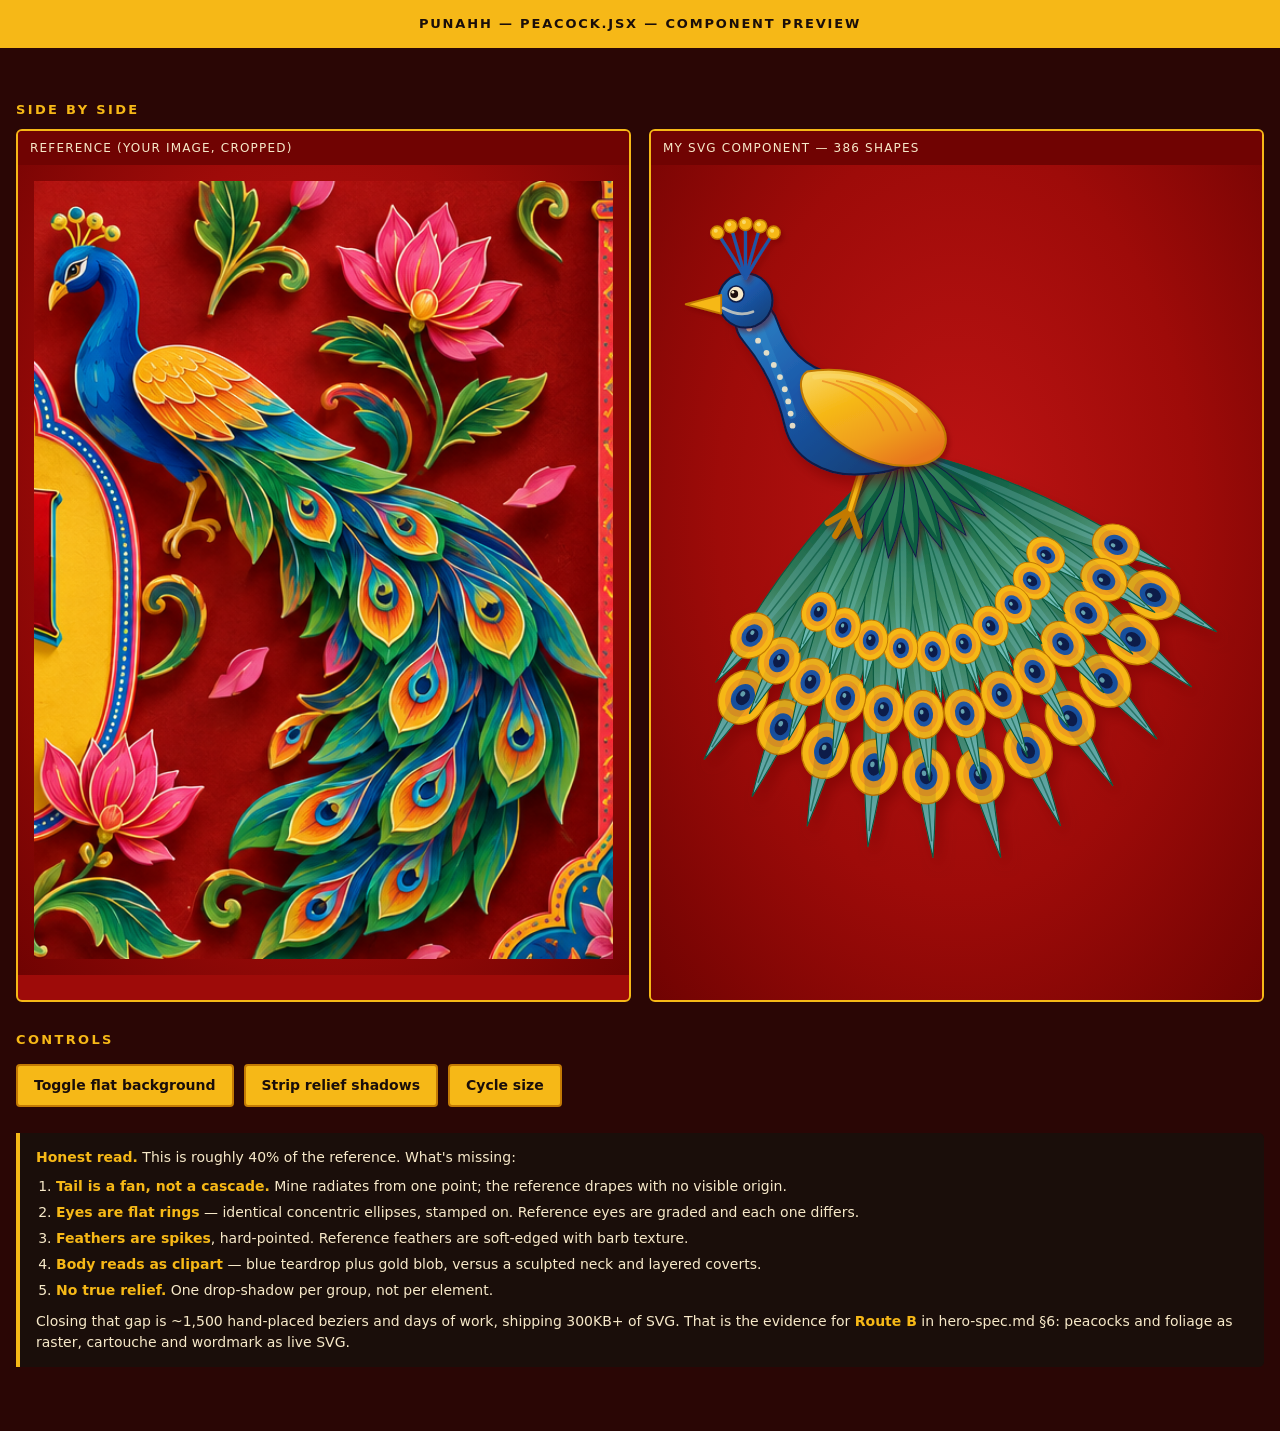
<file: peacock.html>
<!doctype html><html lang="en"><head><meta charset="utf-8">
<meta name="viewport" content="width=device-width,initial-scale=1">
<title>PUNAHH — Peacock component preview</title>
<style>
:root{--red:#9E0B09;--red-dk:#700302;--gold:#F6B817;--cream:#F7E9C9;--blue:#123D73}
*{box-sizing:border-box;margin:0;padding:0}
body{font:16px/1.5 system-ui,sans-serif;background:#2A0605;color:var(--cream)}
header{background:var(--gold);color:#1A0E0A;padding:14px 20px;text-align:center;
  letter-spacing:.14em;text-transform:uppercase;font-size:13px;font-weight:600}
.wrap{max-width:1280px;margin:0 auto;padding:24px 16px 64px}
h2{font-size:13px;letter-spacing:.18em;text-transform:uppercase;color:var(--gold);
  margin:28px 0 10px;font-weight:600}
.grid{display:grid;gap:18px;grid-template-columns:1fr}
@media(min-width:900px){.grid{grid-template-columns:1fr 1fr}}
.card{border:2px solid var(--gold);border-radius:6px;overflow:hidden;background:var(--red)}
.card .cap{background:var(--red-dk);color:var(--cream);font-size:12px;padding:8px 12px;
  letter-spacing:.1em;text-transform:uppercase}
.stage{background:radial-gradient(ellipse at 50% 42%,#BE1414,#9E0B09 55%,#700302 100%);
  display:grid;place-items:center;padding:16px;min-height:300px}
.stage svg,.stage img{width:100%;height:auto;display:block;max-width:620px}
.note{background:#1A0E0A;border-left:4px solid var(--gold);padding:14px 16px;
  font-size:14px;margin-top:26px;border-radius:0 5px 5px 0}
.note b{color:var(--gold)}
ol{margin:8px 0 0 20px}li{margin:5px 0}
.ctl{display:flex;gap:10px;flex-wrap:wrap;margin:14px 0}
button{background:var(--gold);color:#1A0E0A;border:2px solid #C37A04;border-radius:4px;
  padding:9px 16px;font:inherit;font-size:14px;font-weight:600;cursor:pointer}
button[aria-pressed=true]{background:var(--blue);color:#FFF8EA;border-color:var(--gold)}
</style></head><body>
<header>PUNAHH — Peacock.jsx — component preview</header>
<div class="wrap">

<h2>Side by side</h2>
<div class="grid">
  <div class="card"><div class="cap">Reference (your image, cropped)</div>
    <div class="stage"><img alt="reference peacock" src="ref-peacock.png"></div></div>
  <div class="card"><div class="cap">My SVG component — 386 shapes</div>
    <div class="stage" id="mine"><svg width="620" viewBox="0 0 620 860" xmlns="http://www.w3.org/2000/svg"><defs>
<linearGradient id="featherG" x1="0" y1="0" x2="0" y2="1"><stop offset="0%" stop-color="#123D73"/><stop offset="26%" stop-color="#095D40"/><stop offset="62%" stop-color="#3A865E"/><stop offset="100%" stop-color="#7CC8CB"/></linearGradient>
<linearGradient id="bodyG" x1=".1" y1="0" x2=".9" y2="1"><stop offset="0%" stop-color="#2E86C8"/><stop offset="45%" stop-color="#1B57A8"/><stop offset="100%" stop-color="#123D73"/></linearGradient>
<linearGradient id="wingG" x1="0" y1="0" x2=".7" y2="1"><stop offset="0%" stop-color="#F9D96B"/><stop offset="38%" stop-color="#F6B817"/><stop offset="72%" stop-color="#EF9D1E"/><stop offset="100%" stop-color="#E8761A"/></linearGradient>
<filter id="relief" x="-25%" y="-25%" width="150%" height="150%"><feDropShadow dx="6" dy="9" stdDeviation="7" flood-color="#700302" flood-opacity=".5"/></filter>
<filter id="reliefSm" x="-40%" y="-40%" width="180%" height="180%"><feDropShadow dx="3" dy="4" stdDeviation="3" flood-color="#700302" flood-opacity=".45"/></filter></defs>
<g transform="translate(248 286)" filter="url(#relief)"><g transform="rotate(-60.00)"><path d="M0 0 C -15.0 78.64800000000001, -30 212.3496, 0 393.24 C 30 212.3496, 15.0 78.64800000000001, 0 0 Z" fill="url(#featherG)" stroke="#095D40" stroke-width="1.2"/><path d="M0 0 C -7.5 73.14264000000001, -15.0 197.48512800000003, 0 365.71320000000003 C 15.0 197.48512800000003, 7.5 73.14264000000001, 0 0 Z" fill="#7CC8CB" opacity=".30"/><path d="M0 23.5944 L0 377.5104" stroke="#095D40" stroke-width="1.6" opacity=".65"/><g transform="translate(0 314.59200000000004)"><g transform="scale(1.0)"><ellipse rx="25" ry="30" fill="#F6B817"/><ellipse rx="25" ry="30" fill="none" stroke="#C37A04" stroke-width="1.5"/><ellipse rx="18" ry="22" fill="#EF9D1E"/><ellipse rx="12" ry="15" fill="#1B57A8"/><ellipse rx="7" ry="9" fill="#101E4A"/><ellipse cx="-2" cy="-3" rx="2.4" ry="3" fill="#7CC8CB" opacity=".85"/></g></g><path d="M0 0 C -15.0 78.64800000000001, -30 212.3496, 0 393.24 C 30 212.3496, 15.0 78.64800000000001, 0 0 Z" fill="#101E4A" opacity="0.118"/></g><g transform="rotate(-50.80)"><path d="M0 0 C -15.0 80.9984, -30 218.69568000000004, 0 404.992 C 30 218.69568000000004, 15.0 80.9984, 0 0 Z" fill="url(#featherG)" stroke="#095D40" stroke-width="1.2"/><path d="M0 0 C -7.5 75.32851200000002, -15.0 203.38698240000005, 0 376.64256000000006 C 15.0 203.38698240000005, 7.5 75.32851200000002, 0 0 Z" fill="#7CC8CB" opacity=".30"/><path d="M0 24.29952 L0 388.79232" stroke="#095D40" stroke-width="1.6" opacity=".65"/><g transform="translate(0 323.9936)"><g transform="scale(1.0)"><ellipse rx="25" ry="30" fill="#F6B817"/><ellipse rx="25" ry="30" fill="none" stroke="#C37A04" stroke-width="1.5"/><ellipse rx="18" ry="22" fill="#EF9D1E"/><ellipse rx="12" ry="15" fill="#1B57A8"/><ellipse rx="7" ry="9" fill="#101E4A"/><ellipse cx="-2" cy="-3" rx="2.4" ry="3" fill="#7CC8CB" opacity=".85"/></g></g><path d="M0 0 C -15.0 80.9984, -30 218.69568000000004, 0 404.992 C 30 218.69568000000004, 15.0 80.9984, 0 0 Z" fill="#101E4A" opacity="0.118"/></g><g transform="rotate(-41.60)"><path d="M0 0 C -15.0 83.34880000000001, -30 225.04176000000004, 0 416.744 C 30 225.04176000000004, 15.0 83.34880000000001, 0 0 Z" fill="url(#featherG)" stroke="#095D40" stroke-width="1.2"/><path d="M0 0 C -7.5 77.514384, -15.0 209.28883680000004, 0 387.57192000000003 C 15.0 209.28883680000004, 7.5 77.514384, 0 0 Z" fill="#7CC8CB" opacity=".30"/><path d="M0 25.004640000000002 L0 400.07424000000003" stroke="#095D40" stroke-width="1.6" opacity=".65"/><g transform="translate(0 333.39520000000005)"><g transform="scale(1.0)"><ellipse rx="25" ry="30" fill="#F6B817"/><ellipse rx="25" ry="30" fill="none" stroke="#C37A04" stroke-width="1.5"/><ellipse rx="18" ry="22" fill="#EF9D1E"/><ellipse rx="12" ry="15" fill="#1B57A8"/><ellipse rx="7" ry="9" fill="#101E4A"/><ellipse cx="-2" cy="-3" rx="2.4" ry="3" fill="#7CC8CB" opacity=".85"/></g></g><path d="M0 0 C -15.0 83.34880000000001, -30 225.04176000000004, 0 416.744 C 30 225.04176000000004, 15.0 83.34880000000001, 0 0 Z" fill="#101E4A" opacity="0.118"/></g><g transform="rotate(-32.40)"><path d="M0 0 C -15.0 85.6992, -30 231.38784, 0 428.496 C 30 231.38784, 15.0 85.6992, 0 0 Z" fill="url(#featherG)" stroke="#095D40" stroke-width="1.2"/><path d="M0 0 C -7.5 79.70025600000001, -15.0 215.19069120000003, 0 398.50128 C 15.0 215.19069120000003, 7.5 79.70025600000001, 0 0 Z" fill="#7CC8CB" opacity=".30"/><path d="M0 25.70976 L0 411.35616" stroke="#095D40" stroke-width="1.6" opacity=".65"/><g transform="translate(0 342.7968)"><g transform="scale(1.0)"><ellipse rx="25" ry="30" fill="#F6B817"/><ellipse rx="25" ry="30" fill="none" stroke="#C37A04" stroke-width="1.5"/><ellipse rx="18" ry="22" fill="#EF9D1E"/><ellipse rx="12" ry="15" fill="#1B57A8"/><ellipse rx="7" ry="9" fill="#101E4A"/><ellipse cx="-2" cy="-3" rx="2.4" ry="3" fill="#7CC8CB" opacity=".85"/></g></g><path d="M0 0 C -15.0 85.6992, -30 231.38784, 0 428.496 C 30 231.38784, 15.0 85.6992, 0 0 Z" fill="#101E4A" opacity="0.118"/></g><g transform="rotate(-23.20)"><path d="M0 0 C -15.0 88.0496, -30 237.73392, 0 440.248 C 30 237.73392, 15.0 88.0496, 0 0 Z" fill="url(#featherG)" stroke="#095D40" stroke-width="1.2"/><path d="M0 0 C -7.5 81.88612800000001, -15.0 221.09254560000002, 0 409.43064000000004 C 15.0 221.09254560000002, 7.5 81.88612800000001, 0 0 Z" fill="#7CC8CB" opacity=".30"/><path d="M0 26.41488 L0 422.63808" stroke="#095D40" stroke-width="1.6" opacity=".65"/><g transform="translate(0 352.1984)"><g transform="scale(1.0)"><ellipse rx="25" ry="30" fill="#F6B817"/><ellipse rx="25" ry="30" fill="none" stroke="#C37A04" stroke-width="1.5"/><ellipse rx="18" ry="22" fill="#EF9D1E"/><ellipse rx="12" ry="15" fill="#1B57A8"/><ellipse rx="7" ry="9" fill="#101E4A"/><ellipse cx="-2" cy="-3" rx="2.4" ry="3" fill="#7CC8CB" opacity=".85"/></g></g><path d="M0 0 C -15.0 88.0496, -30 237.73392, 0 440.248 C 30 237.73392, 15.0 88.0496, 0 0 Z" fill="#101E4A" opacity="0.118"/></g><g transform="rotate(-14.00)"><path d="M0 0 C -15.0 90.4, -30 244.08, 0 452.0 C 30 244.08, 15.0 90.4, 0 0 Z" fill="url(#featherG)" stroke="#095D40" stroke-width="1.2"/><path d="M0 0 C -7.5 84.072, -15.0 226.9944, 0 420.36 C 15.0 226.9944, 7.5 84.072, 0 0 Z" fill="#7CC8CB" opacity=".30"/><path d="M0 27.119999999999997 L0 433.91999999999996" stroke="#095D40" stroke-width="1.6" opacity=".65"/><g transform="translate(0 361.6)"><g transform="scale(1.0)"><ellipse rx="25" ry="30" fill="#F6B817"/><ellipse rx="25" ry="30" fill="none" stroke="#C37A04" stroke-width="1.5"/><ellipse rx="18" ry="22" fill="#EF9D1E"/><ellipse rx="12" ry="15" fill="#1B57A8"/><ellipse rx="7" ry="9" fill="#101E4A"/><ellipse cx="-2" cy="-3" rx="2.4" ry="3" fill="#7CC8CB" opacity=".85"/></g></g><path d="M0 0 C -15.0 90.4, -30 244.08, 0 452.0 C 30 244.08, 15.0 90.4, 0 0 Z" fill="#101E4A" opacity="0.118"/></g><g transform="rotate(-4.80)"><path d="M0 0 C -15.0 88.0496, -30 237.73392, 0 440.248 C 30 237.73392, 15.0 88.0496, 0 0 Z" fill="url(#featherG)" stroke="#095D40" stroke-width="1.2"/><path d="M0 0 C -7.5 81.88612800000001, -15.0 221.09254560000002, 0 409.43064000000004 C 15.0 221.09254560000002, 7.5 81.88612800000001, 0 0 Z" fill="#7CC8CB" opacity=".30"/><path d="M0 26.41488 L0 422.63808" stroke="#095D40" stroke-width="1.6" opacity=".65"/><g transform="translate(0 352.1984)"><g transform="scale(1.0)"><ellipse rx="25" ry="30" fill="#F6B817"/><ellipse rx="25" ry="30" fill="none" stroke="#C37A04" stroke-width="1.5"/><ellipse rx="18" ry="22" fill="#EF9D1E"/><ellipse rx="12" ry="15" fill="#1B57A8"/><ellipse rx="7" ry="9" fill="#101E4A"/><ellipse cx="-2" cy="-3" rx="2.4" ry="3" fill="#7CC8CB" opacity=".85"/></g></g><path d="M0 0 C -15.0 88.0496, -30 237.73392, 0 440.248 C 30 237.73392, 15.0 88.0496, 0 0 Z" fill="#101E4A" opacity="0.118"/></g><g transform="rotate(4.40)"><path d="M0 0 C -15.0 85.6992, -30 231.38784, 0 428.496 C 30 231.38784, 15.0 85.6992, 0 0 Z" fill="url(#featherG)" stroke="#095D40" stroke-width="1.2"/><path d="M0 0 C -7.5 79.70025600000001, -15.0 215.19069120000003, 0 398.50128 C 15.0 215.19069120000003, 7.5 79.70025600000001, 0 0 Z" fill="#7CC8CB" opacity=".30"/><path d="M0 25.70976 L0 411.35616" stroke="#095D40" stroke-width="1.6" opacity=".65"/><g transform="translate(0 342.7968)"><g transform="scale(1.0)"><ellipse rx="25" ry="30" fill="#F6B817"/><ellipse rx="25" ry="30" fill="none" stroke="#C37A04" stroke-width="1.5"/><ellipse rx="18" ry="22" fill="#EF9D1E"/><ellipse rx="12" ry="15" fill="#1B57A8"/><ellipse rx="7" ry="9" fill="#101E4A"/><ellipse cx="-2" cy="-3" rx="2.4" ry="3" fill="#7CC8CB" opacity=".85"/></g></g><path d="M0 0 C -15.0 85.6992, -30 231.38784, 0 428.496 C 30 231.38784, 15.0 85.6992, 0 0 Z" fill="#101E4A" opacity="0.118"/></g><g transform="rotate(13.60)"><path d="M0 0 C -15.0 83.3488, -30 225.04176, 0 416.74399999999997 C 30 225.04176, 15.0 83.3488, 0 0 Z" fill="url(#featherG)" stroke="#095D40" stroke-width="1.2"/><path d="M0 0 C -7.5 77.514384, -15.0 209.2888368, 0 387.57192 C 15.0 209.2888368, 7.5 77.514384, 0 0 Z" fill="#7CC8CB" opacity=".30"/><path d="M0 25.00464 L0 400.07424" stroke="#095D40" stroke-width="1.6" opacity=".65"/><g transform="translate(0 333.3952)"><g transform="scale(1.0)"><ellipse rx="25" ry="30" fill="#F6B817"/><ellipse rx="25" ry="30" fill="none" stroke="#C37A04" stroke-width="1.5"/><ellipse rx="18" ry="22" fill="#EF9D1E"/><ellipse rx="12" ry="15" fill="#1B57A8"/><ellipse rx="7" ry="9" fill="#101E4A"/><ellipse cx="-2" cy="-3" rx="2.4" ry="3" fill="#7CC8CB" opacity=".85"/></g></g><path d="M0 0 C -15.0 83.3488, -30 225.04176, 0 416.74399999999997 C 30 225.04176, 15.0 83.3488, 0 0 Z" fill="#101E4A" opacity="0.118"/></g><g transform="rotate(22.80)"><path d="M0 0 C -15.0 80.9984, -30 218.69568000000004, 0 404.992 C 30 218.69568000000004, 15.0 80.9984, 0 0 Z" fill="url(#featherG)" stroke="#095D40" stroke-width="1.2"/><path d="M0 0 C -7.5 75.32851200000002, -15.0 203.38698240000005, 0 376.64256000000006 C 15.0 203.38698240000005, 7.5 75.32851200000002, 0 0 Z" fill="#7CC8CB" opacity=".30"/><path d="M0 24.29952 L0 388.79232" stroke="#095D40" stroke-width="1.6" opacity=".65"/><g transform="translate(0 323.9936)"><g transform="scale(1.0)"><ellipse rx="25" ry="30" fill="#F6B817"/><ellipse rx="25" ry="30" fill="none" stroke="#C37A04" stroke-width="1.5"/><ellipse rx="18" ry="22" fill="#EF9D1E"/><ellipse rx="12" ry="15" fill="#1B57A8"/><ellipse rx="7" ry="9" fill="#101E4A"/><ellipse cx="-2" cy="-3" rx="2.4" ry="3" fill="#7CC8CB" opacity=".85"/></g></g><path d="M0 0 C -15.0 80.9984, -30 218.69568000000004, 0 404.992 C 30 218.69568000000004, 15.0 80.9984, 0 0 Z" fill="#101E4A" opacity="0.118"/></g><g transform="rotate(32.00)"><path d="M0 0 C -15.0 78.64800000000001, -30 212.3496, 0 393.24 C 30 212.3496, 15.0 78.64800000000001, 0 0 Z" fill="url(#featherG)" stroke="#095D40" stroke-width="1.2"/><path d="M0 0 C -7.5 73.14264000000001, -15.0 197.48512800000003, 0 365.71320000000003 C 15.0 197.48512800000003, 7.5 73.14264000000001, 0 0 Z" fill="#7CC8CB" opacity=".30"/><path d="M0 23.5944 L0 377.5104" stroke="#095D40" stroke-width="1.6" opacity=".65"/><g transform="translate(0 314.59200000000004)"><g transform="scale(1.0)"><ellipse rx="25" ry="30" fill="#F6B817"/><ellipse rx="25" ry="30" fill="none" stroke="#C37A04" stroke-width="1.5"/><ellipse rx="18" ry="22" fill="#EF9D1E"/><ellipse rx="12" ry="15" fill="#1B57A8"/><ellipse rx="7" ry="9" fill="#101E4A"/><ellipse cx="-2" cy="-3" rx="2.4" ry="3" fill="#7CC8CB" opacity=".85"/></g></g><path d="M0 0 C -15.0 78.64800000000001, -30 212.3496, 0 393.24 C 30 212.3496, 15.0 78.64800000000001, 0 0 Z" fill="#101E4A" opacity="0.118"/></g><g transform="rotate(-66.00)"><path d="M0 0 C -13.5 63.684000000000005, -27 171.94680000000002, 0 318.42 C 27 171.94680000000002, 13.5 63.684000000000005, 0 0 Z" fill="url(#featherG)" stroke="#095D40" stroke-width="1.2"/><path d="M0 0 C -6.75 59.22612000000001, -13.5 159.910524, 0 296.1306 C 13.5 159.910524, 6.75 59.22612000000001, 0 0 Z" fill="#7CC8CB" opacity=".30"/><path d="M0 19.1052 L0 305.6832" stroke="#095D40" stroke-width="1.6" opacity=".65"/><g transform="translate(0 254.73600000000002)"><g transform="scale(0.86)"><ellipse rx="25" ry="30" fill="#F6B817"/><ellipse rx="25" ry="30" fill="none" stroke="#C37A04" stroke-width="1.5"/><ellipse rx="18" ry="22" fill="#EF9D1E"/><ellipse rx="12" ry="15" fill="#1B57A8"/><ellipse rx="7" ry="9" fill="#101E4A"/><ellipse cx="-2" cy="-3" rx="2.4" ry="3" fill="#7CC8CB" opacity=".85"/></g></g><path d="M0 0 C -13.5 63.684000000000005, -27 171.94680000000002, 0 318.42 C 27 171.94680000000002, 13.5 63.684000000000005, 0 0 Z" fill="#101E4A" opacity="0.059"/></g><g transform="rotate(-57.33)"><path d="M0 0 C -13.5 65.27, -27 176.22899999999998, 0 326.34999999999997 C 27 176.22899999999998, 13.5 65.27, 0 0 Z" fill="url(#featherG)" stroke="#095D40" stroke-width="1.2"/><path d="M0 0 C -6.75 60.7011, -13.5 163.89297, 0 303.5055 C 13.5 163.89297, 6.75 60.7011, 0 0 Z" fill="#7CC8CB" opacity=".30"/><path d="M0 19.580999999999996 L0 313.29599999999994" stroke="#095D40" stroke-width="1.6" opacity=".65"/><g transform="translate(0 261.08)"><g transform="scale(0.86)"><ellipse rx="25" ry="30" fill="#F6B817"/><ellipse rx="25" ry="30" fill="none" stroke="#C37A04" stroke-width="1.5"/><ellipse rx="18" ry="22" fill="#EF9D1E"/><ellipse rx="12" ry="15" fill="#1B57A8"/><ellipse rx="7" ry="9" fill="#101E4A"/><ellipse cx="-2" cy="-3" rx="2.4" ry="3" fill="#7CC8CB" opacity=".85"/></g></g><path d="M0 0 C -13.5 65.27, -27 176.22899999999998, 0 326.34999999999997 C 27 176.22899999999998, 13.5 65.27, 0 0 Z" fill="#101E4A" opacity="0.059"/></g><g transform="rotate(-48.67)"><path d="M0 0 C -13.5 66.856, -27 180.5112, 0 334.28 C 27 180.5112, 13.5 66.856, 0 0 Z" fill="url(#featherG)" stroke="#095D40" stroke-width="1.2"/><path d="M0 0 C -6.75 62.176080000000006, -13.5 167.87541600000003, 0 310.8804 C 13.5 167.87541600000003, 6.75 62.176080000000006, 0 0 Z" fill="#7CC8CB" opacity=".30"/><path d="M0 20.0568 L0 320.9088" stroke="#095D40" stroke-width="1.6" opacity=".65"/><g transform="translate(0 267.424)"><g transform="scale(0.86)"><ellipse rx="25" ry="30" fill="#F6B817"/><ellipse rx="25" ry="30" fill="none" stroke="#C37A04" stroke-width="1.5"/><ellipse rx="18" ry="22" fill="#EF9D1E"/><ellipse rx="12" ry="15" fill="#1B57A8"/><ellipse rx="7" ry="9" fill="#101E4A"/><ellipse cx="-2" cy="-3" rx="2.4" ry="3" fill="#7CC8CB" opacity=".85"/></g></g><path d="M0 0 C -13.5 66.856, -27 180.5112, 0 334.28 C 27 180.5112, 13.5 66.856, 0 0 Z" fill="#101E4A" opacity="0.059"/></g><g transform="rotate(-40.00)"><path d="M0 0 C -13.5 68.44200000000001, -27 184.79340000000002, 0 342.21000000000004 C 27 184.79340000000002, 13.5 68.44200000000001, 0 0 Z" fill="url(#featherG)" stroke="#095D40" stroke-width="1.2"/><path d="M0 0 C -6.75 63.65106000000001, -13.5 171.85786200000004, 0 318.25530000000003 C 13.5 171.85786200000004, 6.75 63.65106000000001, 0 0 Z" fill="#7CC8CB" opacity=".30"/><path d="M0 20.532600000000002 L0 328.52160000000003" stroke="#095D40" stroke-width="1.6" opacity=".65"/><g transform="translate(0 273.76800000000003)"><g transform="scale(0.86)"><ellipse rx="25" ry="30" fill="#F6B817"/><ellipse rx="25" ry="30" fill="none" stroke="#C37A04" stroke-width="1.5"/><ellipse rx="18" ry="22" fill="#EF9D1E"/><ellipse rx="12" ry="15" fill="#1B57A8"/><ellipse rx="7" ry="9" fill="#101E4A"/><ellipse cx="-2" cy="-3" rx="2.4" ry="3" fill="#7CC8CB" opacity=".85"/></g></g><path d="M0 0 C -13.5 68.44200000000001, -27 184.79340000000002, 0 342.21000000000004 C 27 184.79340000000002, 13.5 68.44200000000001, 0 0 Z" fill="#101E4A" opacity="0.059"/></g><g transform="rotate(-31.33)"><path d="M0 0 C -13.5 70.028, -27 189.0756, 0 350.14 C 27 189.0756, 13.5 70.028, 0 0 Z" fill="url(#featherG)" stroke="#095D40" stroke-width="1.2"/><path d="M0 0 C -6.75 65.12604, -13.5 175.84030800000002, 0 325.6302 C 13.5 175.84030800000002, 6.75 65.12604, 0 0 Z" fill="#7CC8CB" opacity=".30"/><path d="M0 21.008399999999998 L0 336.13439999999997" stroke="#095D40" stroke-width="1.6" opacity=".65"/><g transform="translate(0 280.112)"><g transform="scale(0.86)"><ellipse rx="25" ry="30" fill="#F6B817"/><ellipse rx="25" ry="30" fill="none" stroke="#C37A04" stroke-width="1.5"/><ellipse rx="18" ry="22" fill="#EF9D1E"/><ellipse rx="12" ry="15" fill="#1B57A8"/><ellipse rx="7" ry="9" fill="#101E4A"/><ellipse cx="-2" cy="-3" rx="2.4" ry="3" fill="#7CC8CB" opacity=".85"/></g></g><path d="M0 0 C -13.5 70.028, -27 189.0756, 0 350.14 C 27 189.0756, 13.5 70.028, 0 0 Z" fill="#101E4A" opacity="0.059"/></g><g transform="rotate(-22.67)"><path d="M0 0 C -13.5 71.614, -27 193.3578, 0 358.07 C 27 193.3578, 13.5 71.614, 0 0 Z" fill="url(#featherG)" stroke="#095D40" stroke-width="1.2"/><path d="M0 0 C -6.75 66.60102, -13.5 179.82275400000003, 0 333.0051 C 13.5 179.82275400000003, 6.75 66.60102, 0 0 Z" fill="#7CC8CB" opacity=".30"/><path d="M0 21.484199999999998 L0 343.74719999999996" stroke="#095D40" stroke-width="1.6" opacity=".65"/><g transform="translate(0 286.456)"><g transform="scale(0.86)"><ellipse rx="25" ry="30" fill="#F6B817"/><ellipse rx="25" ry="30" fill="none" stroke="#C37A04" stroke-width="1.5"/><ellipse rx="18" ry="22" fill="#EF9D1E"/><ellipse rx="12" ry="15" fill="#1B57A8"/><ellipse rx="7" ry="9" fill="#101E4A"/><ellipse cx="-2" cy="-3" rx="2.4" ry="3" fill="#7CC8CB" opacity=".85"/></g></g><path d="M0 0 C -13.5 71.614, -27 193.3578, 0 358.07 C 27 193.3578, 13.5 71.614, 0 0 Z" fill="#101E4A" opacity="0.059"/></g><g transform="rotate(-14.00)"><path d="M0 0 C -13.5 73.2, -27 197.64000000000001, 0 366.0 C 27 197.64000000000001, 13.5 73.2, 0 0 Z" fill="url(#featherG)" stroke="#095D40" stroke-width="1.2"/><path d="M0 0 C -6.75 68.07600000000001, -13.5 183.8052, 0 340.38 C 13.5 183.8052, 6.75 68.07600000000001, 0 0 Z" fill="#7CC8CB" opacity=".30"/><path d="M0 21.96 L0 351.36" stroke="#095D40" stroke-width="1.6" opacity=".65"/><g transform="translate(0 292.8)"><g transform="scale(0.86)"><ellipse rx="25" ry="30" fill="#F6B817"/><ellipse rx="25" ry="30" fill="none" stroke="#C37A04" stroke-width="1.5"/><ellipse rx="18" ry="22" fill="#EF9D1E"/><ellipse rx="12" ry="15" fill="#1B57A8"/><ellipse rx="7" ry="9" fill="#101E4A"/><ellipse cx="-2" cy="-3" rx="2.4" ry="3" fill="#7CC8CB" opacity=".85"/></g></g><path d="M0 0 C -13.5 73.2, -27 197.64000000000001, 0 366.0 C 27 197.64000000000001, 13.5 73.2, 0 0 Z" fill="#101E4A" opacity="0.059"/></g><g transform="rotate(-5.33)"><path d="M0 0 C -13.5 71.614, -27 193.3578, 0 358.07 C 27 193.3578, 13.5 71.614, 0 0 Z" fill="url(#featherG)" stroke="#095D40" stroke-width="1.2"/><path d="M0 0 C -6.75 66.60102, -13.5 179.82275400000003, 0 333.0051 C 13.5 179.82275400000003, 6.75 66.60102, 0 0 Z" fill="#7CC8CB" opacity=".30"/><path d="M0 21.484199999999998 L0 343.74719999999996" stroke="#095D40" stroke-width="1.6" opacity=".65"/><g transform="translate(0 286.456)"><g transform="scale(0.86)"><ellipse rx="25" ry="30" fill="#F6B817"/><ellipse rx="25" ry="30" fill="none" stroke="#C37A04" stroke-width="1.5"/><ellipse rx="18" ry="22" fill="#EF9D1E"/><ellipse rx="12" ry="15" fill="#1B57A8"/><ellipse rx="7" ry="9" fill="#101E4A"/><ellipse cx="-2" cy="-3" rx="2.4" ry="3" fill="#7CC8CB" opacity=".85"/></g></g><path d="M0 0 C -13.5 71.614, -27 193.3578, 0 358.07 C 27 193.3578, 13.5 71.614, 0 0 Z" fill="#101E4A" opacity="0.059"/></g><g transform="rotate(3.33)"><path d="M0 0 C -13.5 70.028, -27 189.0756, 0 350.14 C 27 189.0756, 13.5 70.028, 0 0 Z" fill="url(#featherG)" stroke="#095D40" stroke-width="1.2"/><path d="M0 0 C -6.75 65.12604, -13.5 175.84030800000002, 0 325.6302 C 13.5 175.84030800000002, 6.75 65.12604, 0 0 Z" fill="#7CC8CB" opacity=".30"/><path d="M0 21.008399999999998 L0 336.13439999999997" stroke="#095D40" stroke-width="1.6" opacity=".65"/><g transform="translate(0 280.112)"><g transform="scale(0.86)"><ellipse rx="25" ry="30" fill="#F6B817"/><ellipse rx="25" ry="30" fill="none" stroke="#C37A04" stroke-width="1.5"/><ellipse rx="18" ry="22" fill="#EF9D1E"/><ellipse rx="12" ry="15" fill="#1B57A8"/><ellipse rx="7" ry="9" fill="#101E4A"/><ellipse cx="-2" cy="-3" rx="2.4" ry="3" fill="#7CC8CB" opacity=".85"/></g></g><path d="M0 0 C -13.5 70.028, -27 189.0756, 0 350.14 C 27 189.0756, 13.5 70.028, 0 0 Z" fill="#101E4A" opacity="0.059"/></g><g transform="rotate(12.00)"><path d="M0 0 C -13.5 68.44200000000001, -27 184.79340000000002, 0 342.21000000000004 C 27 184.79340000000002, 13.5 68.44200000000001, 0 0 Z" fill="url(#featherG)" stroke="#095D40" stroke-width="1.2"/><path d="M0 0 C -6.75 63.65106000000001, -13.5 171.85786200000004, 0 318.25530000000003 C 13.5 171.85786200000004, 6.75 63.65106000000001, 0 0 Z" fill="#7CC8CB" opacity=".30"/><path d="M0 20.532600000000002 L0 328.52160000000003" stroke="#095D40" stroke-width="1.6" opacity=".65"/><g transform="translate(0 273.76800000000003)"><g transform="scale(0.86)"><ellipse rx="25" ry="30" fill="#F6B817"/><ellipse rx="25" ry="30" fill="none" stroke="#C37A04" stroke-width="1.5"/><ellipse rx="18" ry="22" fill="#EF9D1E"/><ellipse rx="12" ry="15" fill="#1B57A8"/><ellipse rx="7" ry="9" fill="#101E4A"/><ellipse cx="-2" cy="-3" rx="2.4" ry="3" fill="#7CC8CB" opacity=".85"/></g></g><path d="M0 0 C -13.5 68.44200000000001, -27 184.79340000000002, 0 342.21000000000004 C 27 184.79340000000002, 13.5 68.44200000000001, 0 0 Z" fill="#101E4A" opacity="0.059"/></g><g transform="rotate(20.67)"><path d="M0 0 C -13.5 66.856, -27 180.5112, 0 334.28 C 27 180.5112, 13.5 66.856, 0 0 Z" fill="url(#featherG)" stroke="#095D40" stroke-width="1.2"/><path d="M0 0 C -6.75 62.176080000000006, -13.5 167.87541600000003, 0 310.8804 C 13.5 167.87541600000003, 6.75 62.176080000000006, 0 0 Z" fill="#7CC8CB" opacity=".30"/><path d="M0 20.0568 L0 320.9088" stroke="#095D40" stroke-width="1.6" opacity=".65"/><g transform="translate(0 267.424)"><g transform="scale(0.86)"><ellipse rx="25" ry="30" fill="#F6B817"/><ellipse rx="25" ry="30" fill="none" stroke="#C37A04" stroke-width="1.5"/><ellipse rx="18" ry="22" fill="#EF9D1E"/><ellipse rx="12" ry="15" fill="#1B57A8"/><ellipse rx="7" ry="9" fill="#101E4A"/><ellipse cx="-2" cy="-3" rx="2.4" ry="3" fill="#7CC8CB" opacity=".85"/></g></g><path d="M0 0 C -13.5 66.856, -27 180.5112, 0 334.28 C 27 180.5112, 13.5 66.856, 0 0 Z" fill="#101E4A" opacity="0.059"/></g><g transform="rotate(29.33)"><path d="M0 0 C -13.5 65.27000000000001, -27 176.229, 0 326.35 C 27 176.229, 13.5 65.27000000000001, 0 0 Z" fill="url(#featherG)" stroke="#095D40" stroke-width="1.2"/><path d="M0 0 C -6.75 60.70110000000001, -13.5 163.89297000000002, 0 303.50550000000004 C 13.5 163.89297000000002, 6.75 60.70110000000001, 0 0 Z" fill="#7CC8CB" opacity=".30"/><path d="M0 19.581 L0 313.296" stroke="#095D40" stroke-width="1.6" opacity=".65"/><g transform="translate(0 261.08000000000004)"><g transform="scale(0.86)"><ellipse rx="25" ry="30" fill="#F6B817"/><ellipse rx="25" ry="30" fill="none" stroke="#C37A04" stroke-width="1.5"/><ellipse rx="18" ry="22" fill="#EF9D1E"/><ellipse rx="12" ry="15" fill="#1B57A8"/><ellipse rx="7" ry="9" fill="#101E4A"/><ellipse cx="-2" cy="-3" rx="2.4" ry="3" fill="#7CC8CB" opacity=".85"/></g></g><path d="M0 0 C -13.5 65.27000000000001, -27 176.229, 0 326.35 C 27 176.229, 13.5 65.27000000000001, 0 0 Z" fill="#101E4A" opacity="0.059"/></g><g transform="rotate(38.00)"><path d="M0 0 C -13.5 63.684000000000005, -27 171.94680000000002, 0 318.42 C 27 171.94680000000002, 13.5 63.684000000000005, 0 0 Z" fill="url(#featherG)" stroke="#095D40" stroke-width="1.2"/><path d="M0 0 C -6.75 59.22612000000001, -13.5 159.910524, 0 296.1306 C 13.5 159.910524, 6.75 59.22612000000001, 0 0 Z" fill="#7CC8CB" opacity=".30"/><path d="M0 19.1052 L0 305.6832" stroke="#095D40" stroke-width="1.6" opacity=".65"/><g transform="translate(0 254.73600000000002)"><g transform="scale(0.86)"><ellipse rx="25" ry="30" fill="#F6B817"/><ellipse rx="25" ry="30" fill="none" stroke="#C37A04" stroke-width="1.5"/><ellipse rx="18" ry="22" fill="#EF9D1E"/><ellipse rx="12" ry="15" fill="#1B57A8"/><ellipse rx="7" ry="9" fill="#101E4A"/><ellipse cx="-2" cy="-3" rx="2.4" ry="3" fill="#7CC8CB" opacity=".85"/></g></g><path d="M0 0 C -13.5 63.684000000000005, -27 171.94680000000002, 0 318.42 C 27 171.94680000000002, 13.5 63.684000000000005, 0 0 Z" fill="#101E4A" opacity="0.059"/></g><g transform="rotate(-54.00)"><path d="M0 0 C -12.0 48.72, -24 131.544, 0 243.6 C 24 131.544, 12.0 48.72, 0 0 Z" fill="url(#featherG)" stroke="#095D40" stroke-width="1.2"/><path d="M0 0 C -6.0 45.3096, -12.0 122.33592000000002, 0 226.548 C 12.0 122.33592000000002, 6.0 45.3096, 0 0 Z" fill="#7CC8CB" opacity=".30"/><path d="M0 14.616 L0 233.856" stroke="#095D40" stroke-width="1.6" opacity=".65"/><g transform="translate(0 194.88)"><g transform="scale(0.72)"><ellipse rx="25" ry="30" fill="#F6B817"/><ellipse rx="25" ry="30" fill="none" stroke="#C37A04" stroke-width="1.5"/><ellipse rx="18" ry="22" fill="#EF9D1E"/><ellipse rx="12" ry="15" fill="#1B57A8"/><ellipse rx="7" ry="9" fill="#101E4A"/><ellipse cx="-2" cy="-3" rx="2.4" ry="3" fill="#7CC8CB" opacity=".85"/></g></g></g><g transform="rotate(-45.11)"><path d="M0 0 C -12.0 50.337777777777774, -24 135.912, 0 251.68888888888887 C 24 135.912, 12.0 50.337777777777774, 0 0 Z" fill="url(#featherG)" stroke="#095D40" stroke-width="1.2"/><path d="M0 0 C -6.0 46.81413333333333, -12.0 126.39816, 0 234.07066666666665 C 12.0 126.39816, 6.0 46.81413333333333, 0 0 Z" fill="#7CC8CB" opacity=".30"/><path d="M0 15.101333333333331 L0 241.6213333333333" stroke="#095D40" stroke-width="1.6" opacity=".65"/><g transform="translate(0 201.3511111111111)"><g transform="scale(0.72)"><ellipse rx="25" ry="30" fill="#F6B817"/><ellipse rx="25" ry="30" fill="none" stroke="#C37A04" stroke-width="1.5"/><ellipse rx="18" ry="22" fill="#EF9D1E"/><ellipse rx="12" ry="15" fill="#1B57A8"/><ellipse rx="7" ry="9" fill="#101E4A"/><ellipse cx="-2" cy="-3" rx="2.4" ry="3" fill="#7CC8CB" opacity=".85"/></g></g></g><g transform="rotate(-36.22)"><path d="M0 0 C -12.0 51.955555555555556, -24 140.28, 0 259.77777777777777 C 24 140.28, 12.0 51.955555555555556, 0 0 Z" fill="url(#featherG)" stroke="#095D40" stroke-width="1.2"/><path d="M0 0 C -6.0 48.31866666666667, -12.0 130.46040000000002, 0 241.59333333333333 C 12.0 130.46040000000002, 6.0 48.31866666666667, 0 0 Z" fill="#7CC8CB" opacity=".30"/><path d="M0 15.586666666666666 L0 249.38666666666666" stroke="#095D40" stroke-width="1.6" opacity=".65"/><g transform="translate(0 207.82222222222222)"><g transform="scale(0.72)"><ellipse rx="25" ry="30" fill="#F6B817"/><ellipse rx="25" ry="30" fill="none" stroke="#C37A04" stroke-width="1.5"/><ellipse rx="18" ry="22" fill="#EF9D1E"/><ellipse rx="12" ry="15" fill="#1B57A8"/><ellipse rx="7" ry="9" fill="#101E4A"/><ellipse cx="-2" cy="-3" rx="2.4" ry="3" fill="#7CC8CB" opacity=".85"/></g></g></g><g transform="rotate(-27.33)"><path d="M0 0 C -12.0 53.57333333333334, -24 144.64800000000002, 0 267.8666666666667 C 24 144.64800000000002, 12.0 53.57333333333334, 0 0 Z" fill="url(#featherG)" stroke="#095D40" stroke-width="1.2"/><path d="M0 0 C -6.0 49.82320000000001, -12.0 134.52264000000002, 0 249.116 C 12.0 134.52264000000002, 6.0 49.82320000000001, 0 0 Z" fill="#7CC8CB" opacity=".30"/><path d="M0 16.072 L0 257.152" stroke="#095D40" stroke-width="1.6" opacity=".65"/><g transform="translate(0 214.29333333333335)"><g transform="scale(0.72)"><ellipse rx="25" ry="30" fill="#F6B817"/><ellipse rx="25" ry="30" fill="none" stroke="#C37A04" stroke-width="1.5"/><ellipse rx="18" ry="22" fill="#EF9D1E"/><ellipse rx="12" ry="15" fill="#1B57A8"/><ellipse rx="7" ry="9" fill="#101E4A"/><ellipse cx="-2" cy="-3" rx="2.4" ry="3" fill="#7CC8CB" opacity=".85"/></g></g></g><g transform="rotate(-18.44)"><path d="M0 0 C -12.0 55.191111111111105, -24 149.016, 0 275.9555555555555 C 24 149.016, 12.0 55.191111111111105, 0 0 Z" fill="url(#featherG)" stroke="#095D40" stroke-width="1.2"/><path d="M0 0 C -6.0 51.327733333333335, -12.0 138.58488, 0 256.63866666666667 C 12.0 138.58488, 6.0 51.327733333333335, 0 0 Z" fill="#7CC8CB" opacity=".30"/><path d="M0 16.557333333333332 L0 264.9173333333333" stroke="#095D40" stroke-width="1.6" opacity=".65"/><g transform="translate(0 220.76444444444442)"><g transform="scale(0.72)"><ellipse rx="25" ry="30" fill="#F6B817"/><ellipse rx="25" ry="30" fill="none" stroke="#C37A04" stroke-width="1.5"/><ellipse rx="18" ry="22" fill="#EF9D1E"/><ellipse rx="12" ry="15" fill="#1B57A8"/><ellipse rx="7" ry="9" fill="#101E4A"/><ellipse cx="-2" cy="-3" rx="2.4" ry="3" fill="#7CC8CB" opacity=".85"/></g></g></g><g transform="rotate(-9.56)"><path d="M0 0 C -12.0 55.191111111111105, -24 149.016, 0 275.9555555555555 C 24 149.016, 12.0 55.191111111111105, 0 0 Z" fill="url(#featherG)" stroke="#095D40" stroke-width="1.2"/><path d="M0 0 C -6.0 51.327733333333335, -12.0 138.58488, 0 256.63866666666667 C 12.0 138.58488, 6.0 51.327733333333335, 0 0 Z" fill="#7CC8CB" opacity=".30"/><path d="M0 16.557333333333332 L0 264.9173333333333" stroke="#095D40" stroke-width="1.6" opacity=".65"/><g transform="translate(0 220.76444444444442)"><g transform="scale(0.72)"><ellipse rx="25" ry="30" fill="#F6B817"/><ellipse rx="25" ry="30" fill="none" stroke="#C37A04" stroke-width="1.5"/><ellipse rx="18" ry="22" fill="#EF9D1E"/><ellipse rx="12" ry="15" fill="#1B57A8"/><ellipse rx="7" ry="9" fill="#101E4A"/><ellipse cx="-2" cy="-3" rx="2.4" ry="3" fill="#7CC8CB" opacity=".85"/></g></g></g><g transform="rotate(-0.67)"><path d="M0 0 C -12.0 53.57333333333334, -24 144.64800000000002, 0 267.8666666666667 C 24 144.64800000000002, 12.0 53.57333333333334, 0 0 Z" fill="url(#featherG)" stroke="#095D40" stroke-width="1.2"/><path d="M0 0 C -6.0 49.82320000000001, -12.0 134.52264000000002, 0 249.116 C 12.0 134.52264000000002, 6.0 49.82320000000001, 0 0 Z" fill="#7CC8CB" opacity=".30"/><path d="M0 16.072 L0 257.152" stroke="#095D40" stroke-width="1.6" opacity=".65"/><g transform="translate(0 214.29333333333335)"><g transform="scale(0.72)"><ellipse rx="25" ry="30" fill="#F6B817"/><ellipse rx="25" ry="30" fill="none" stroke="#C37A04" stroke-width="1.5"/><ellipse rx="18" ry="22" fill="#EF9D1E"/><ellipse rx="12" ry="15" fill="#1B57A8"/><ellipse rx="7" ry="9" fill="#101E4A"/><ellipse cx="-2" cy="-3" rx="2.4" ry="3" fill="#7CC8CB" opacity=".85"/></g></g></g><g transform="rotate(8.22)"><path d="M0 0 C -12.0 51.955555555555556, -24 140.28, 0 259.77777777777777 C 24 140.28, 12.0 51.955555555555556, 0 0 Z" fill="url(#featherG)" stroke="#095D40" stroke-width="1.2"/><path d="M0 0 C -6.0 48.31866666666667, -12.0 130.46040000000002, 0 241.59333333333333 C 12.0 130.46040000000002, 6.0 48.31866666666667, 0 0 Z" fill="#7CC8CB" opacity=".30"/><path d="M0 15.586666666666666 L0 249.38666666666666" stroke="#095D40" stroke-width="1.6" opacity=".65"/><g transform="translate(0 207.82222222222222)"><g transform="scale(0.72)"><ellipse rx="25" ry="30" fill="#F6B817"/><ellipse rx="25" ry="30" fill="none" stroke="#C37A04" stroke-width="1.5"/><ellipse rx="18" ry="22" fill="#EF9D1E"/><ellipse rx="12" ry="15" fill="#1B57A8"/><ellipse rx="7" ry="9" fill="#101E4A"/><ellipse cx="-2" cy="-3" rx="2.4" ry="3" fill="#7CC8CB" opacity=".85"/></g></g></g><g transform="rotate(17.11)"><path d="M0 0 C -12.0 50.337777777777774, -24 135.912, 0 251.68888888888887 C 24 135.912, 12.0 50.337777777777774, 0 0 Z" fill="url(#featherG)" stroke="#095D40" stroke-width="1.2"/><path d="M0 0 C -6.0 46.81413333333333, -12.0 126.39816, 0 234.07066666666665 C 12.0 126.39816, 6.0 46.81413333333333, 0 0 Z" fill="#7CC8CB" opacity=".30"/><path d="M0 15.101333333333331 L0 241.6213333333333" stroke="#095D40" stroke-width="1.6" opacity=".65"/><g transform="translate(0 201.3511111111111)"><g transform="scale(0.72)"><ellipse rx="25" ry="30" fill="#F6B817"/><ellipse rx="25" ry="30" fill="none" stroke="#C37A04" stroke-width="1.5"/><ellipse rx="18" ry="22" fill="#EF9D1E"/><ellipse rx="12" ry="15" fill="#1B57A8"/><ellipse rx="7" ry="9" fill="#101E4A"/><ellipse cx="-2" cy="-3" rx="2.4" ry="3" fill="#7CC8CB" opacity=".85"/></g></g></g><g transform="rotate(26.00)"><path d="M0 0 C -12.0 48.72, -24 131.544, 0 243.6 C 24 131.544, 12.0 48.72, 0 0 Z" fill="url(#featherG)" stroke="#095D40" stroke-width="1.2"/><path d="M0 0 C -6.0 45.3096, -12.0 122.33592000000002, 0 226.548 C 12.0 122.33592000000002, 6.0 45.3096, 0 0 Z" fill="#7CC8CB" opacity=".30"/><path d="M0 14.616 L0 233.856" stroke="#095D40" stroke-width="1.6" opacity=".65"/><g transform="translate(0 194.88)"><g transform="scale(0.72)"><ellipse rx="25" ry="30" fill="#F6B817"/><ellipse rx="25" ry="30" fill="none" stroke="#C37A04" stroke-width="1.5"/><ellipse rx="18" ry="22" fill="#EF9D1E"/><ellipse rx="12" ry="15" fill="#1B57A8"/><ellipse rx="7" ry="9" fill="#101E4A"/><ellipse cx="-2" cy="-3" rx="2.4" ry="3" fill="#7CC8CB" opacity=".85"/></g></g></g></g>
<g transform="translate(248 286)" filter="url(#reliefSm)"><g transform="rotate(-52.00)"><path d="M0 0 C -9.5 23.6, -19 63.720000000000006, 0 118 C 19 63.720000000000006, 9.5 23.6, 0 0 Z" fill="#095D40" stroke="#101E4A" stroke-width="1.1"/><path d="M0 0 C -4.5 20.8, -9 56.160000000000004, 0 104 C 9 56.160000000000004, 4.5 20.8, 0 0 Z" fill="#3A865E" opacity=".75"/></g><g transform="rotate(-37.67)"><path d="M0 0 C -9.5 23.6, -19 63.720000000000006, 0 118 C 19 63.720000000000006, 9.5 23.6, 0 0 Z" fill="#095D40" stroke="#101E4A" stroke-width="1.1"/><path d="M0 0 C -4.5 20.8, -9 56.160000000000004, 0 104 C 9 56.160000000000004, 4.5 20.8, 0 0 Z" fill="#3A865E" opacity=".75"/></g><g transform="rotate(-23.33)"><path d="M0 0 C -9.5 23.6, -19 63.720000000000006, 0 118 C 19 63.720000000000006, 9.5 23.6, 0 0 Z" fill="#095D40" stroke="#101E4A" stroke-width="1.1"/><path d="M0 0 C -4.5 20.8, -9 56.160000000000004, 0 104 C 9 56.160000000000004, 4.5 20.8, 0 0 Z" fill="#3A865E" opacity=".75"/></g><g transform="rotate(-9.00)"><path d="M0 0 C -9.5 23.6, -19 63.720000000000006, 0 118 C 19 63.720000000000006, 9.5 23.6, 0 0 Z" fill="#095D40" stroke="#101E4A" stroke-width="1.1"/><path d="M0 0 C -4.5 20.8, -9 56.160000000000004, 0 104 C 9 56.160000000000004, 4.5 20.8, 0 0 Z" fill="#3A865E" opacity=".75"/></g><g transform="rotate(5.33)"><path d="M0 0 C -9.5 23.6, -19 63.720000000000006, 0 118 C 19 63.720000000000006, 9.5 23.6, 0 0 Z" fill="#095D40" stroke="#101E4A" stroke-width="1.1"/><path d="M0 0 C -4.5 20.8, -9 56.160000000000004, 0 104 C 9 56.160000000000004, 4.5 20.8, 0 0 Z" fill="#3A865E" opacity=".75"/></g><g transform="rotate(19.67)"><path d="M0 0 C -9.5 23.6, -19 63.720000000000006, 0 118 C 19 63.720000000000006, 9.5 23.6, 0 0 Z" fill="#095D40" stroke="#101E4A" stroke-width="1.1"/><path d="M0 0 C -4.5 20.8, -9 56.160000000000004, 0 104 C 9 56.160000000000004, 4.5 20.8, 0 0 Z" fill="#3A865E" opacity=".75"/></g><g transform="rotate(34.00)"><path d="M0 0 C -9.5 23.6, -19 63.720000000000006, 0 118 C 19 63.720000000000006, 9.5 23.6, 0 0 Z" fill="#095D40" stroke="#101E4A" stroke-width="1.1"/><path d="M0 0 C -4.5 20.8, -9 56.160000000000004, 0 104 C 9 56.160000000000004, 4.5 20.8, 0 0 Z" fill="#3A865E" opacity=".75"/></g></g>
<g filter="url(#reliefSm)"><path d="M212 300 L196 352" stroke="#C37A04" stroke-width="9" stroke-linecap="round" fill="none"/><path d="M196 352 L172 366 M196 352 L180 380 M196 352 L206 380" stroke="#C37A04" stroke-width="6.5" stroke-linecap="round" fill="none"/><path d="M212 300 L196 352" stroke="#F6B817" stroke-width="4" stroke-linecap="round" fill="none"/></g>
<g filter="url(#relief)"><path d="M258 300 C 250 246, 216 214, 176 206 C 150 200, 128 180, 118 150 C 112 132, 96 124, 84 130 C 70 138, 70 158, 82 172 C 104 198, 118 228, 126 262 C 134 296, 168 318, 212 314 C 236 312, 254 308, 258 300 Z" fill="url(#bodyG)" stroke="#101E4A" stroke-width="2.4"/>
<path d="M96 150 C 108 182, 124 214, 134 250" stroke="#2E86C8" stroke-width="9" stroke-linecap="round" fill="none" opacity=".5"/><circle cx="88.0" cy="158.0" r="3.1" fill="#F7E9C9" opacity=".9"/><circle cx="97.5" cy="171.0" r="3.1" fill="#F7E9C9" opacity=".9"/><circle cx="106.5" cy="184.0" r="3.1" fill="#F7E9C9" opacity=".9"/><circle cx="114.4" cy="197.0" r="3.1" fill="#F7E9C9" opacity=".9"/><circle cx="121.0" cy="210.0" r="3.1" fill="#F7E9C9" opacity=".9"/><circle cx="126.1" cy="223.0" r="3.1" fill="#F7E9C9" opacity=".9"/><circle cx="129.8" cy="236.0" r="3.1" fill="#F7E9C9" opacity=".9"/><circle cx="132.4" cy="249.0" r="3.1" fill="#F7E9C9" opacity=".9"/><circle cx="134.4" cy="262.0" r="3.1" fill="#F7E9C9" opacity=".9"/></g>
<g filter="url(#reliefSm)"><path d="M150 204 C 196 196, 252 214, 286 250 C 308 274, 300 300, 268 304 C 224 310, 176 282, 152 244 C 142 228, 140 210, 150 204 Z" fill="url(#wingG)" stroke="#C37A04" stroke-width="2.2"/><path d="M166 214 C 196 220, 222 240, 232 268" stroke="#E8761A" stroke-width="2" fill="none" opacity=".55"/><path d="M181 214 C 211 220, 237 240, 247 268" stroke="#E8761A" stroke-width="2" fill="none" opacity=".55"/><path d="M196 214 C 226 220, 252 240, 262 268" stroke="#E8761A" stroke-width="2" fill="none" opacity=".55"/><path d="M211 214 C 241 220, 267 240, 277 268" stroke="#E8761A" stroke-width="2" fill="none" opacity=".55"/><path d="M226 214 C 256 220, 282 240, 292 268" stroke="#E8761A" stroke-width="2" fill="none" opacity=".55"/>
<path d="M158 210 C 196 204, 240 220, 266 246" stroke="#F9D96B" stroke-width="5" fill="none" opacity=".7" stroke-linecap="round"/></g>
<g filter="url(#reliefSm)"><circle cx="84" cy="128" r="29" fill="url(#bodyG)" stroke="#101E4A" stroke-width="2.4"/>
<path d="M58 122 L20 132 L58 142 Z" fill="#F6B817" stroke="#C37A04" stroke-width="2" stroke-linejoin="round"/>
<circle cx="74" cy="121" r="8.5" fill="#F7E9C9" stroke="#101E4A" stroke-width="1.6"/><circle cx="72" cy="121" r="4.2" fill="#1A0E0A"/><circle cx="70.5" cy="119" r="1.5" fill="#F7E9C9"/>
<path d="M60 136 C 70 142, 82 144, 92 140" stroke="#F7E9C9" stroke-width="3" fill="none" opacity=".7" stroke-linecap="round"/></g>
<g filter="url(#reliefSm)"><path d="M84 104 Q 69.5 79.1, 53.8 55.2" stroke="#1B57A8" stroke-width="3.4" fill="none" stroke-linecap="round"/><circle cx="53.8" cy="55.2" r="7" fill="#F6B817" stroke="#C37A04" stroke-width="1.6"/><circle cx="52.2" cy="53.2" r="2.2" fill="#F9D96B"/><path d="M84 104 Q 76.4 75.3, 68.2 48.4" stroke="#1B57A8" stroke-width="3.4" fill="none" stroke-linecap="round"/><circle cx="68.2" cy="48.4" r="7" fill="#F6B817" stroke="#C37A04" stroke-width="1.6"/><circle cx="66.6" cy="46.4" r="2.2" fill="#F9D96B"/><path d="M84 104 Q 84.0 74.0, 84.0 46.0" stroke="#1B57A8" stroke-width="3.4" fill="none" stroke-linecap="round"/><circle cx="84.0" cy="46.0" r="7" fill="#F6B817" stroke="#C37A04" stroke-width="1.6"/><circle cx="82.4" cy="44.0" r="2.2" fill="#F9D96B"/><path d="M84 104 Q 91.6 75.3, 99.8 48.4" stroke="#1B57A8" stroke-width="3.4" fill="none" stroke-linecap="round"/><circle cx="99.8" cy="48.4" r="7" fill="#F6B817" stroke="#C37A04" stroke-width="1.6"/><circle cx="98.2" cy="46.4" r="2.2" fill="#F9D96B"/><path d="M84 104 Q 98.5 79.1, 114.2 55.2" stroke="#1B57A8" stroke-width="3.4" fill="none" stroke-linecap="round"/><circle cx="114.2" cy="55.2" r="7" fill="#F6B817" stroke="#C37A04" stroke-width="1.6"/><circle cx="112.6" cy="53.2" r="2.2" fill="#F9D96B"/></g></svg></div></div>
</div>

<h2>Controls</h2>
<div class="ctl">
  <button id="bg" aria-pressed="false">Toggle flat background</button>
  <button id="sh" aria-pressed="false">Strip relief shadows</button>
  <button id="sz">Cycle size</button>
</div>

<div class="note">
<b>Honest read.</b> This is roughly 40% of the reference. What's missing:
<ol>
<li><b>Tail is a fan, not a cascade.</b> Mine radiates from one point; the reference drapes with no visible origin.</li>
<li><b>Eyes are flat rings</b> — identical concentric ellipses, stamped on. Reference eyes are graded and each one differs.</li>
<li><b>Feathers are spikes</b>, hard-pointed. Reference feathers are soft-edged with barb texture.</li>
<li><b>Body reads as clipart</b> — blue teardrop plus gold blob, versus a sculpted neck and layered coverts.</li>
<li><b>No true relief.</b> One drop-shadow per group, not per element.</li>
</ol>
<p style="margin-top:10px">Closing that gap is ~1,500 hand-placed beziers and days of work, shipping 300KB+ of SVG.
That is the evidence for <b>Route B</b> in hero-spec.md §6: peacocks and foliage as raster,
cartouche and wordmark as live SVG.</p>
</div>
</div>
<script>
var stage=document.querySelector('#mine'),svgEl=stage.querySelector('svg');
document.getElementById('bg').onclick=function(){var p=this.getAttribute('aria-pressed')==='true';
  this.setAttribute('aria-pressed',!p);stage.style.background=p?'':'#9E0B09';};
document.getElementById('sh').onclick=function(){var p=this.getAttribute('aria-pressed')==='true';
  this.setAttribute('aria-pressed',!p);
  svgEl.querySelectorAll('[filter]').forEach(function(g){g.style.filter=p?'':'none';});};
var sizes=['620px','420px','280px'],si=0;
document.getElementById('sz').onclick=function(){si=(si+1)%3;svgEl.style.maxWidth=sizes[si];};
</script></body></html>
</file>
